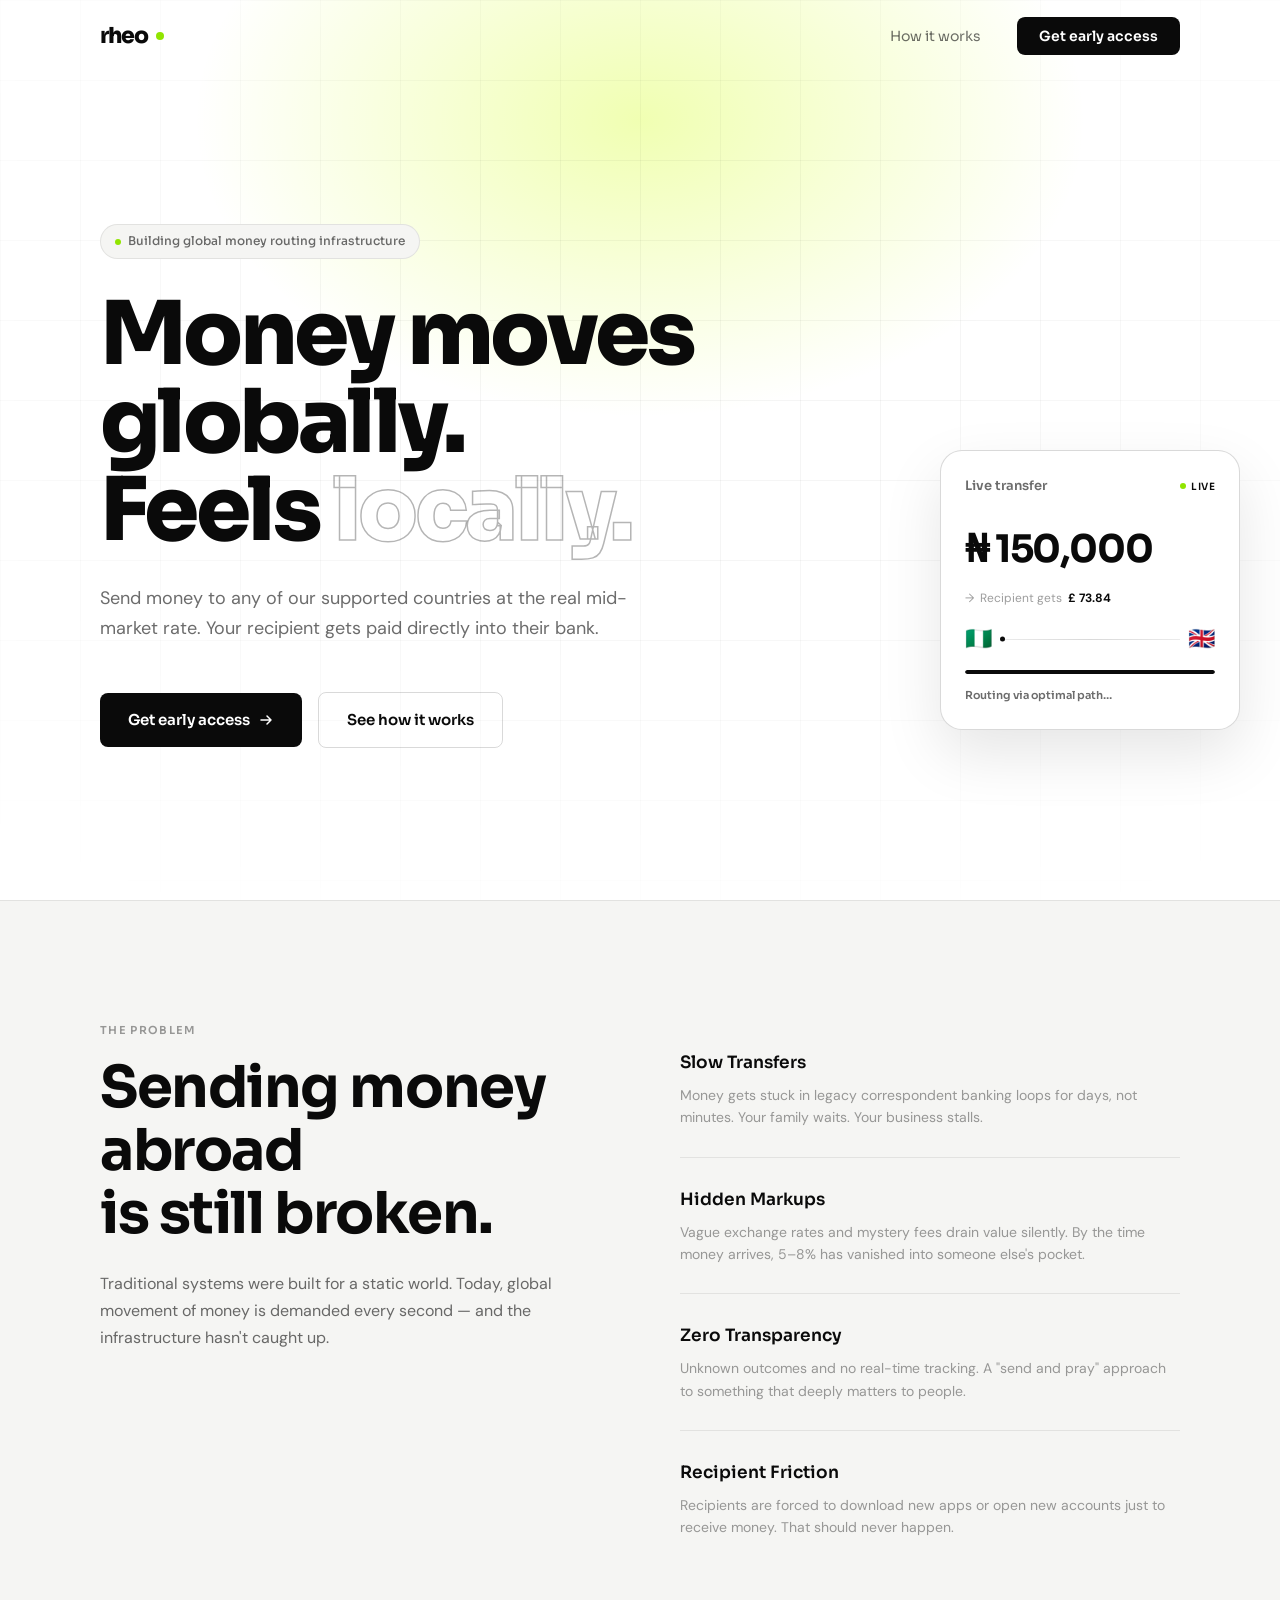
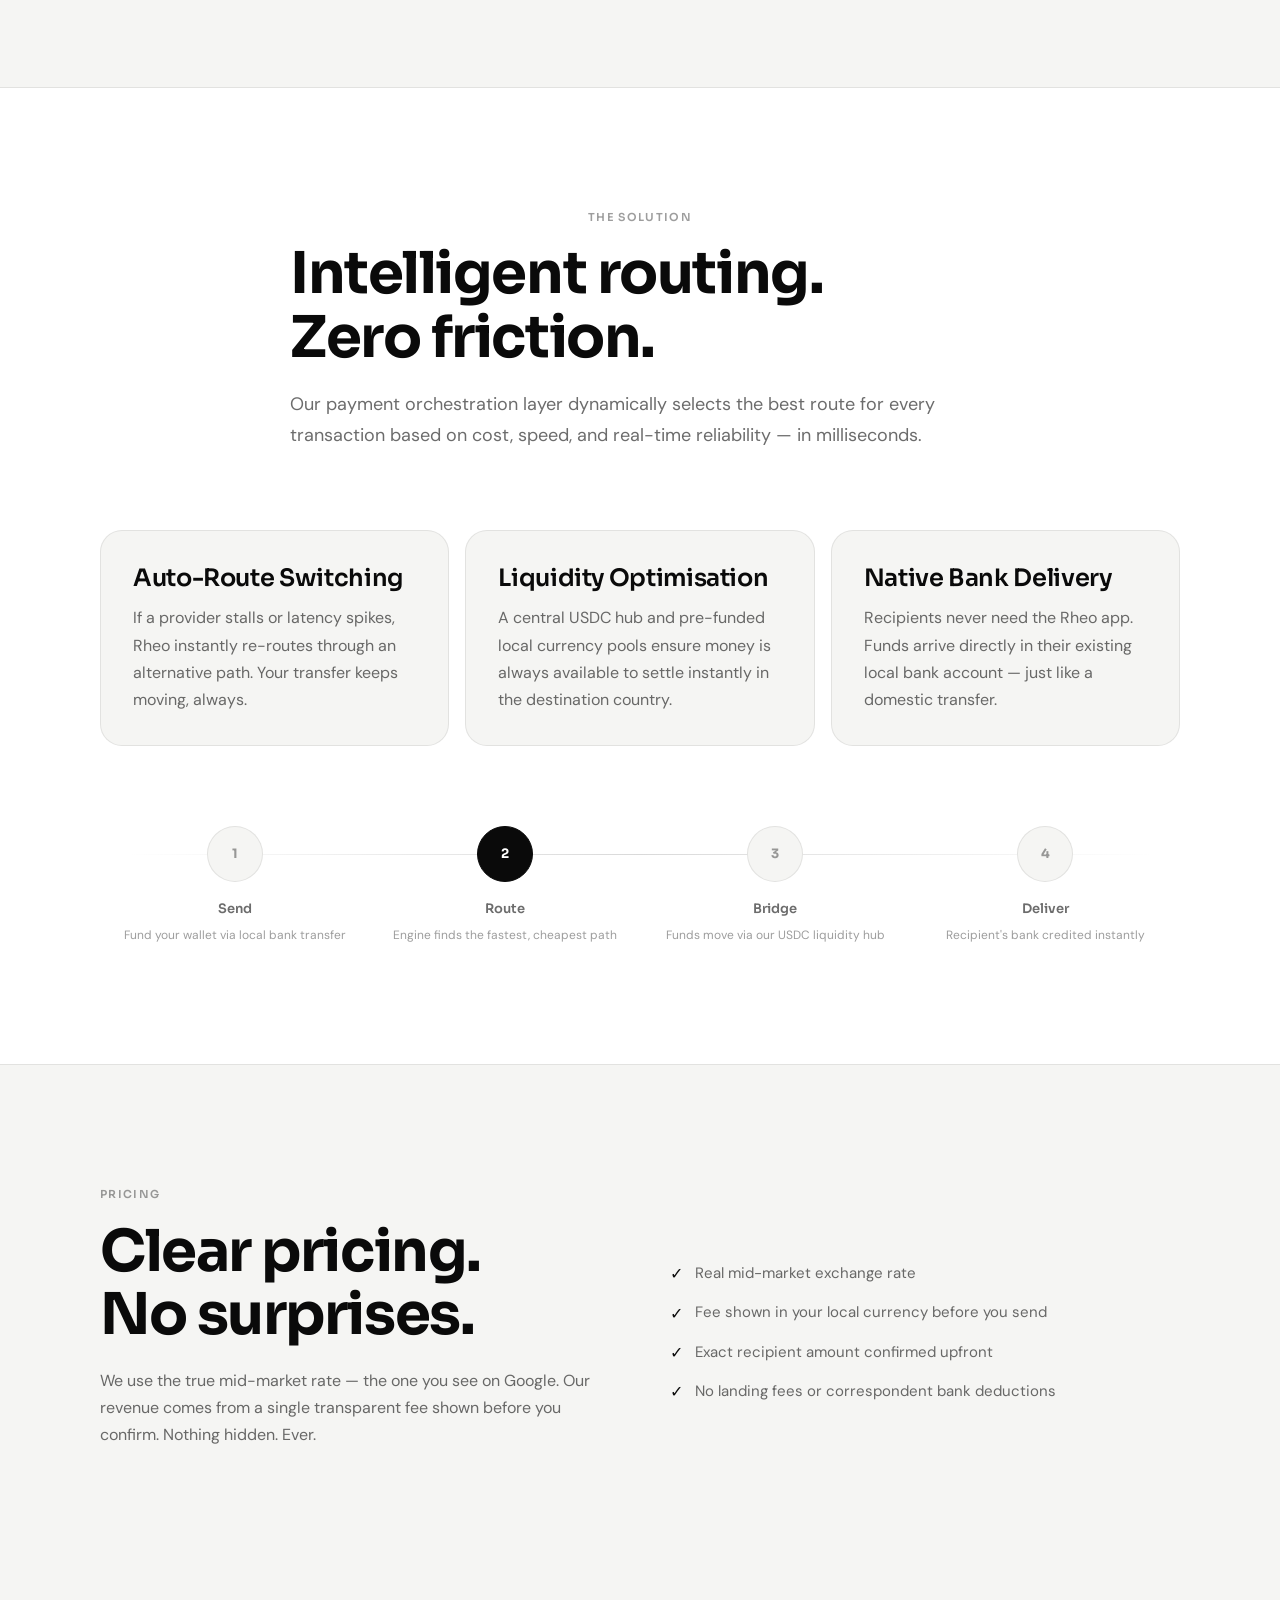
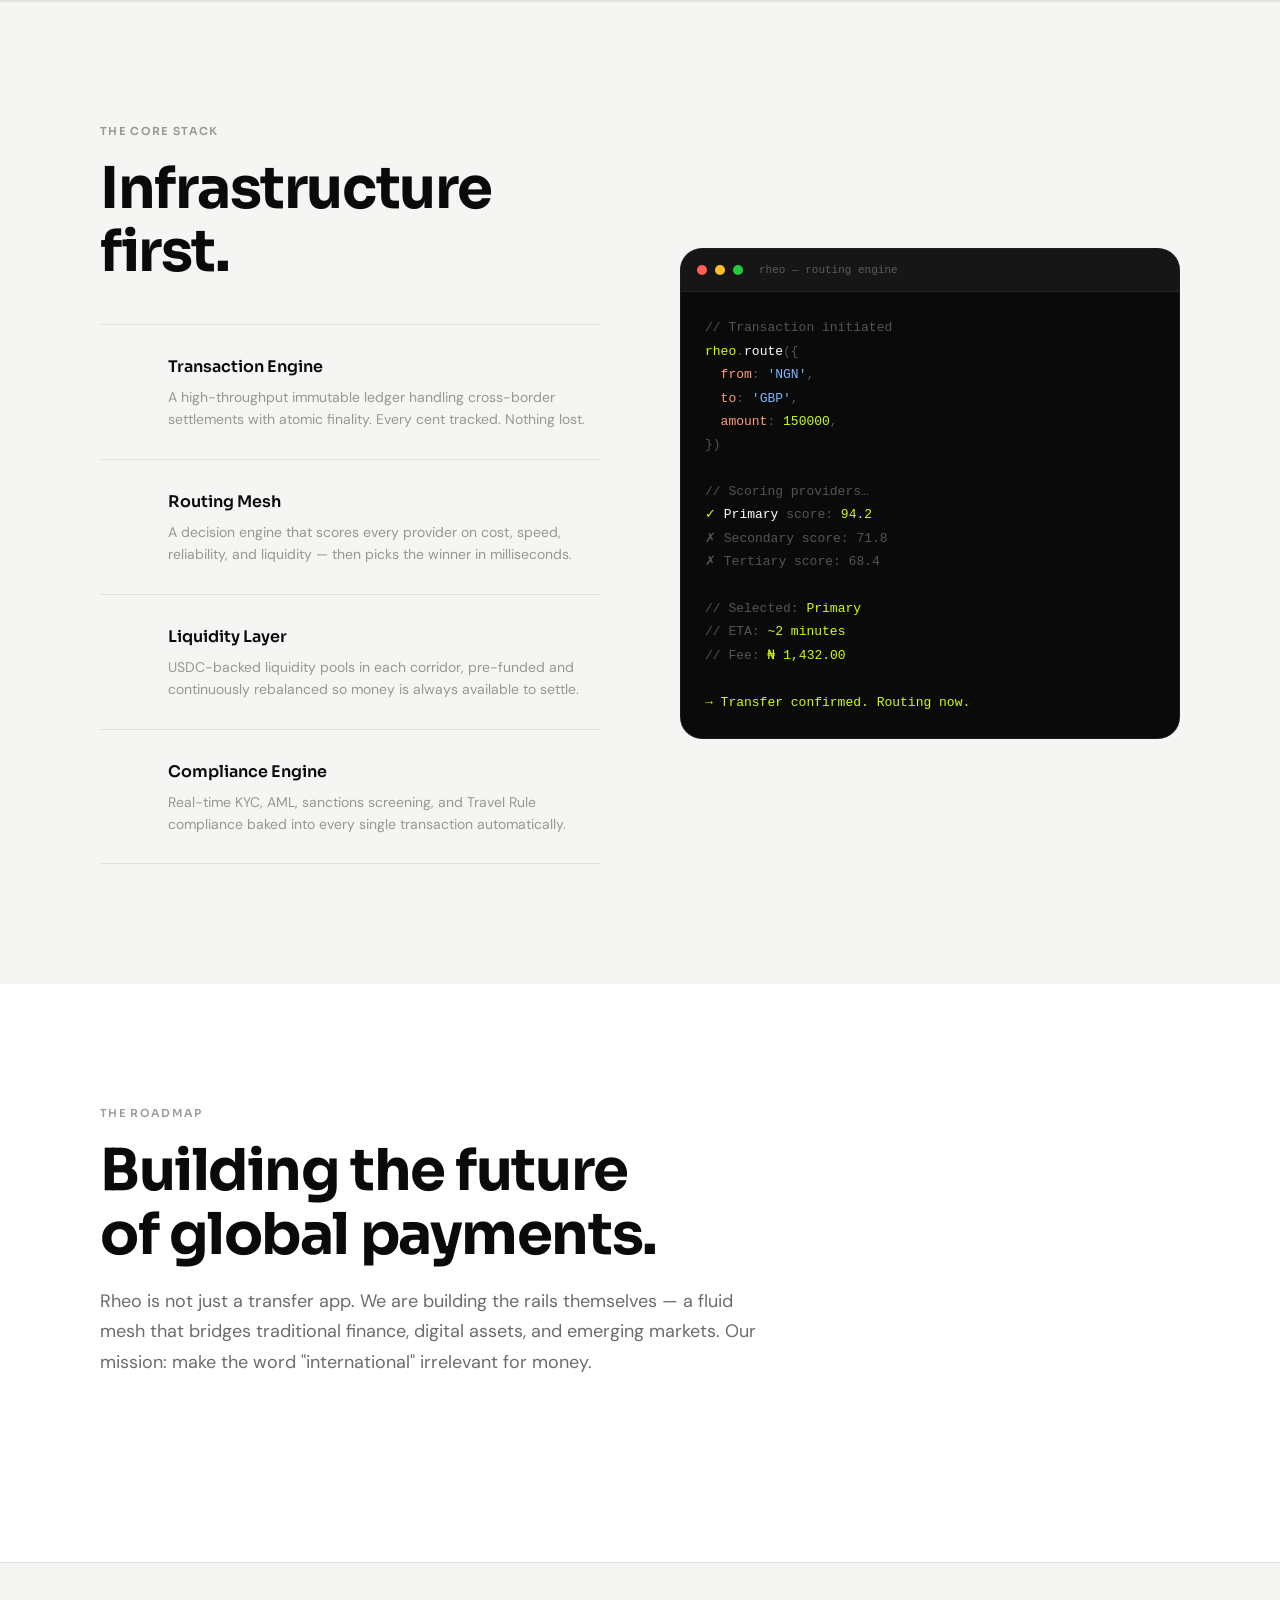
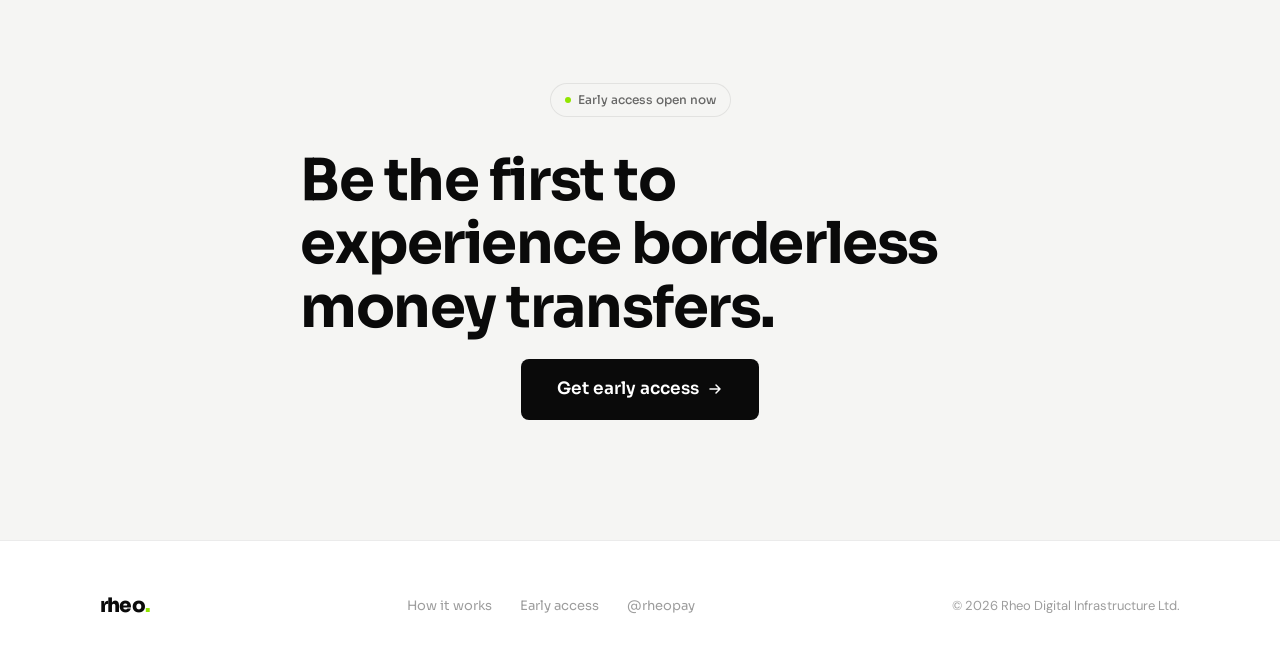
<file: index.html>
<!DOCTYPE html>
<html lang="en">
<head>
  <meta charset="UTF-8"/>
  <meta name="viewport" content="width=device-width, initial-scale=1.0"/>
  <meta name="author" content="Omidiran Toheeb"/>
  <meta name="description" content="Rheo — Global money routing infrastructure. Send money internationally as seamlessly as a local bank transfer."/>
  <title>Rheo — Global Money Routing Infrastructure</title>
  <link rel="preconnect" href="https://fonts.googleapis.com"/>
  <link rel="preconnect" href="https://fonts.gstatic.com" crossorigin/>
  <link href="https://fonts.googleapis.com/css2?family=Sora:wght@300;400;500;600;700;800&family=DM+Sans:ital,wght@0,300;0,400;0,500;1,300&display=swap" rel="stylesheet"/>
  <link rel="stylesheet" href="style.css"/>
</head>
<body>

  <!-- ── NAV ── -->
  <nav class="nav" id="nav">
    <div class="nav__inner">
      <a href="index.html" class="nav__logo">
        rheo <span class="nav__logo-dot"></span>
      </a>
      <ul class="nav__links">
        <li><a href="work.html">How it works</a></li>
        <li><a href="access.html" class="nav__cta">Get early access</a></li>
      </ul>
    </div>
  </nav>

  <!-- ── HERO ── -->
  <section class="hero">
    <div class="hero__bg"></div>
    <div class="hero__inner">
      <div class="hero__eyebrow reveal">
        <div class="pill">
          <span class="pill-dot"></span>
          Building global money routing infrastructure
        </div>
      </div>
      <h1 class="hero__title reveal reveal-delay-1">
        Money moves globally.<br>
        Feels <span class="highlight">locally.</span>
      </h1>
      <p class="hero__sub reveal reveal-delay-2">
        Send money to any of our supported countries at the real mid-market rate. Your recipient gets paid directly into their bank.
      </p>
      <div class="hero__actions reveal reveal-delay-3">
        <a href="access.html" class="btn btn--black">
          Get early access
          <svg width="16" height="16" viewBox="0 0 16 16" fill="none"><path d="M3 8h10M9 4l4 4-4 4" stroke="currentColor" stroke-width="1.5" stroke-linecap="round" stroke-linejoin="round"/></svg>
        </a>
        <a href="work.html" class="btn btn--outline">See how it works</a>
      </div>
    </div>

    <!-- floating card -->
    <div class="hero__card-float reveal reveal-delay-4">
      <div class="transfer-card">
        <div class="transfer-card__header">
          <span class="transfer-card__title">Live transfer</span>
          <span class="live-badge">
            <span class="pill-dot"></span> LIVE
          </span>
        </div>
        <div class="transfer-card__amount">₦ 150,000</div>
        <div class="transfer-card__meta">
          <span>→</span> Recipient gets <strong>£ 73.84</strong>
        </div>
        <div class="transfer-card__route">
          <span class="route-flag">🇳🇬</span>
          <div class="route-arrow"><div class="route-dot-anim"></div></div>
          <span class="route-flag">🇬🇧</span>
        </div>
        <div class="transfer-card__bar">
          <div class="transfer-card__bar-fill"></div>
        </div>
        <div class="transfer-card__status">Routing via optimal path…</div>
      </div>
    </div>
  </section>

  <!-- ── PROBLEM ── -->
  <section class="section problem-section">
    <div class="container">
      <div class="problem-grid">

        <div>
          <p class="label reveal">The problem</p>
          <h2 class="display-lg problem-eyebrow reveal reveal-delay-1">
            Sending money abroad<br>is still broken.
          </h2>
          <p class="body-md reveal reveal-delay-2">
            Traditional systems were built for a static world. Today, global movement of money is demanded every second — and the infrastructure hasn't caught up.
          </p>
        </div>

        <div class="problem-list">
          <div class="problem-item reveal reveal-delay-1">
            <div>
              <div class="problem-item__title">Slow Transfers</div>
              <div class="problem-item__body">Money gets stuck in legacy correspondent banking loops for days, not minutes. Your family waits. Your business stalls.</div>
            </div>
          </div>
          <div class="problem-item reveal reveal-delay-2">
            <div>
              <div class="problem-item__title">Hidden Markups</div>
              <div class="problem-item__body">Vague exchange rates and mystery fees drain value silently. By the time money arrives, 5–8% has vanished into someone else's pocket.</div>
            </div>
          </div>
          <div class="problem-item reveal reveal-delay-3">
            <div>
              <div class="problem-item__title">Zero Transparency</div>
              <div class="problem-item__body">Unknown outcomes and no real-time tracking. A "send and pray" approach to something that deeply matters to people.</div>
            </div>
          </div>
          <div class="problem-item reveal reveal-delay-4">
            <div>
              <div class="problem-item__title">Recipient Friction</div>
              <div class="problem-item__body">Recipients are forced to download new apps or open new accounts just to receive money. That should never happen.</div>
            </div>
          </div>
        </div>

      </div>
    </div>
  </section>

  <!-- ── SOLUTION ── -->
  <section class="section">
    <div class="container">
      <div class="solution-header reveal">
        <p class="label solution-label">The solution</p>
        <h2 class="display-lg solution-title">
          Intelligent routing.<br>Zero friction.
        </h2>
        <p class="body-lg">
          Our payment orchestration layer dynamically selects the best route for every transaction based on cost, speed, and real-time reliability — in milliseconds.
        </p>
      </div>

      <div class="solution-grid">
        <div class="card card--accent-border reveal reveal-delay-1">
          <h3 class="display-sm">Auto-Route Switching</h3>
          <p class="body-md">If a provider stalls or latency spikes, Rheo instantly re-routes through an alternative path. Your transfer keeps moving, always.</p>
        </div>
        <div class="card card--accent-border reveal reveal-delay-2">
          <h3 class="display-sm">Liquidity Optimisation</h3>
          <p class="body-md">A central USDC hub and pre-funded local currency pools ensure money is always available to settle instantly in the destination country.</p>
        </div>
        <div class="card card--accent-border reveal reveal-delay-3">
          <h3 class="display-sm">Native Bank Delivery</h3>
          <p class="body-md">Recipients never need the Rheo app. Funds arrive directly in their existing local bank account — just like a domestic transfer.</p>
        </div>
      </div>

      <div class="step-flow reveal">
        <div class="step">
          <div class="step__num active">1</div>
          <div class="step__label">Send</div>
          <div class="step__desc">Fund your wallet via local bank transfer</div>
        </div>
        <div class="step">
          <div class="step__num">2</div>
          <div class="step__label">Route</div>
          <div class="step__desc">Engine finds the fastest, cheapest path</div>
        </div>
        <div class="step">
          <div class="step__num">3</div>
          <div class="step__label">Bridge</div>
          <div class="step__desc">Funds move via our USDC liquidity hub</div>
        </div>
        <div class="step">
          <div class="step__num">4</div>
          <div class="step__label">Deliver</div>
          <div class="step__desc">Recipient's bank credited instantly</div>
        </div>
      </div>
    </div>
  </section>

  <!-- ── PRICING ── -->
  <section class="section pricing-section">
    <div class="container">
      <div class="pricing-grid">

        <div>
          <p class="label pricing-label reveal">Pricing</p>
          <h2 class="display-lg pricing-title reveal reveal-delay-1">
            Clear pricing.<br>No surprises.
          </h2>
          <p class="body-md pricing-body reveal reveal-delay-2">
            We use the true mid-market rate — the one you see on Google. Our revenue comes from a single transparent fee shown before you confirm. Nothing hidden. Ever.
          </p>
          </div>

          <div>
          <div class="pricing-checks reveal reveal-delay-3">
            <div class="pricing-check-item">
              <span class="pricing-check-mark">✓</span>
              <span class="pricing-check-text">Real mid-market exchange rate</span>
            </div>
            <div class="pricing-check-item">
              <span class="pricing-check-mark">✓</span>
              <span class="pricing-check-text">Fee shown in your local currency before you send</span>
            </div>
            <div class="pricing-check-item">
              <span class="pricing-check-mark">✓</span>
              <span class="pricing-check-text">Exact recipient amount confirmed upfront</span>
            </div>
            <div class="pricing-check-item">
              <span class="pricing-check-mark">✓</span>
              <span class="pricing-check-text">No landing fees or correspondent bank deductions</span>
            </div>
          </div>
        </div>
      </div>
    </div>
  </section>

  <!-- ── STACK ── -->
  <section class="section stack-section">
    <div class="container">
      <div class="stack-grid">

        <div>
          <p class="label stack-label reveal">The core stack</p>
          <h2 class="display-lg stack-title reveal reveal-delay-1">
            Infrastructure first.
          </h2>
          <div class="stack-list">
            <div class="stack-item reveal reveal-delay-1">
              <div></div>
              <div>
                <div class="stack-item__title">Transaction Engine</div>
                <div class="stack-item__body">A high-throughput immutable ledger handling cross-border settlements with atomic finality. Every cent tracked. Nothing lost.</div>
              </div>
            </div>
            <div class="stack-item reveal reveal-delay-2">
              <div></div>
              <div>
                <div class="stack-item__title">Routing Mesh</div>
                <div class="stack-item__body">A decision engine that scores every provider on cost, speed, reliability, and liquidity — then picks the winner in milliseconds.</div>
              </div>
            </div>
            <div class="stack-item reveal reveal-delay-3">
              <div></div>
              <div>
                <div class="stack-item__title">Liquidity Layer</div>
                <div class="stack-item__body">USDC-backed liquidity pools in each corridor, pre-funded and continuously rebalanced so money is always available to settle.</div>
              </div>
            </div>
            <div class="stack-item reveal reveal-delay-4">
              <div></div>
              <div>
                <div class="stack-item__title">Compliance Engine</div>
                <div class="stack-item__body">Real-time KYC, AML, sanctions screening, and Travel Rule compliance baked into every single transaction automatically.</div>
              </div>
            </div>
          </div>
        </div>

        <div class="terminal reveal reveal-delay-2">
          <div class="terminal__bar">
            <div class="terminal__dot terminal__dot--red"></div>
            <div class="terminal__dot terminal__dot--yellow"></div>
            <div class="terminal__dot terminal__dot--green"></div>
            <span class="terminal__label">rheo — routing engine</span>
          </div>
          <div class="terminal__body">
            <div><span class="t-dim">// Transaction initiated</span></div>
            <div><span class="t-lime">rheo</span><span class="t-dim">.</span><span class="t-white">route</span><span class="t-dim">({</span></div>
            <div>&nbsp;&nbsp;<span class="t-str">from</span><span class="t-dim">: </span><span class="t-blue">'NGN'</span><span class="t-dim">,</span></div>
            <div>&nbsp;&nbsp;<span class="t-str">to</span><span class="t-dim">: </span><span class="t-blue">'GBP'</span><span class="t-dim">,</span></div>
            <div>&nbsp;&nbsp;<span class="t-str">amount</span><span class="t-dim">: </span><span class="t-lime">150000</span><span class="t-dim">,</span></div>
            <div><span class="t-dim">})</span></div>
            <br>
            <div><span class="t-dim">// Scoring providers…</span></div>
            <div><span class="t-lime">✓</span> <span class="t-white">Primary</span><span class="t-dim"> score: </span><span class="t-lime">94.2</span></div>
            <div><span class="t-dim">✗ Secondary score: 71.8</span></div>
            <div><span class="t-dim">✗ Tertiary  score: 68.4</span></div>
            <br>
            <div><span class="t-dim">// Selected: </span><span class="t-lime">Primary</span></div>
            <div><span class="t-dim">// ETA: </span><span class="t-lime">~2 minutes</span></div>
            <div><span class="t-dim">// Fee: </span><span class="t-lime">₦ 1,432.00</span></div>
            <br>
            <div><span class="t-lime">→ Transfer confirmed. Routing now.</span></div>
          </div>
        </div>

      </div>
    </div>
  </section>

  <!-- ── ROADMAP ── -->
  <section class="section">
    <div class="container">
      <p class="label future-eyebrow reveal">The roadmap</p>
      <h2 class="display-lg future-title reveal reveal-delay-1">
        Building the future<br>of global payments.
      </h2>
      <p class="body-lg future-body reveal reveal-delay-2">
        Rheo is not just a transfer app. We are building the rails themselves — a fluid mesh that bridges traditional finance, digital assets, and emerging markets. Our mission: make the word "international" irrelevant for money.
      </p>
    </div>
  </section>

  <!-- ── CTA ── -->
  <section class="section cta-section">
    <div class="container">
      <div class="pill cta-pill reveal">
        <span class="pill-dot"></span>
        Early access open now
      </div>
      <h2 class="display-lg cta-title reveal reveal-delay-1">
        Be the first to experience borderless money transfers.
      </h2>
      <div class="cta-btn-wrap reveal reveal-delay-3">
        <a href="access.html" class="btn btn--black cta-btn">
          Get early access
          <svg width="16" height="16" viewBox="0 0 16 16" fill="none"><path d="M3 8h10M9 4l4 4-4 4" stroke="currentColor" stroke-width="1.5" stroke-linecap="round" stroke-linejoin="round"/></svg>
        </a>
      </div>
    </div>
  </section>

  <!-- ── FOOTER ── -->
  <footer>
    <div class="footer__inner">
      <span class="footer__logo">rheo<span class="footer__logo-dot">.</span></span>
      <div class="footer__links">
        <a href="work.html" class="footer__link">How it works</a>
        <a href="access.html" class="footer__link">Early access</a>
        <a href="https://x.com/rheopay" target="_blank" rel="noopener" class="footer__link">@rheopay</a>
      </div>
      <span class="footer__copy">&copy; 2026 Rheo Digital Infrastructure Ltd.</span>
    </div>
  </footer>

  <script src="script.js"></script>
</body>
</html>
</file>
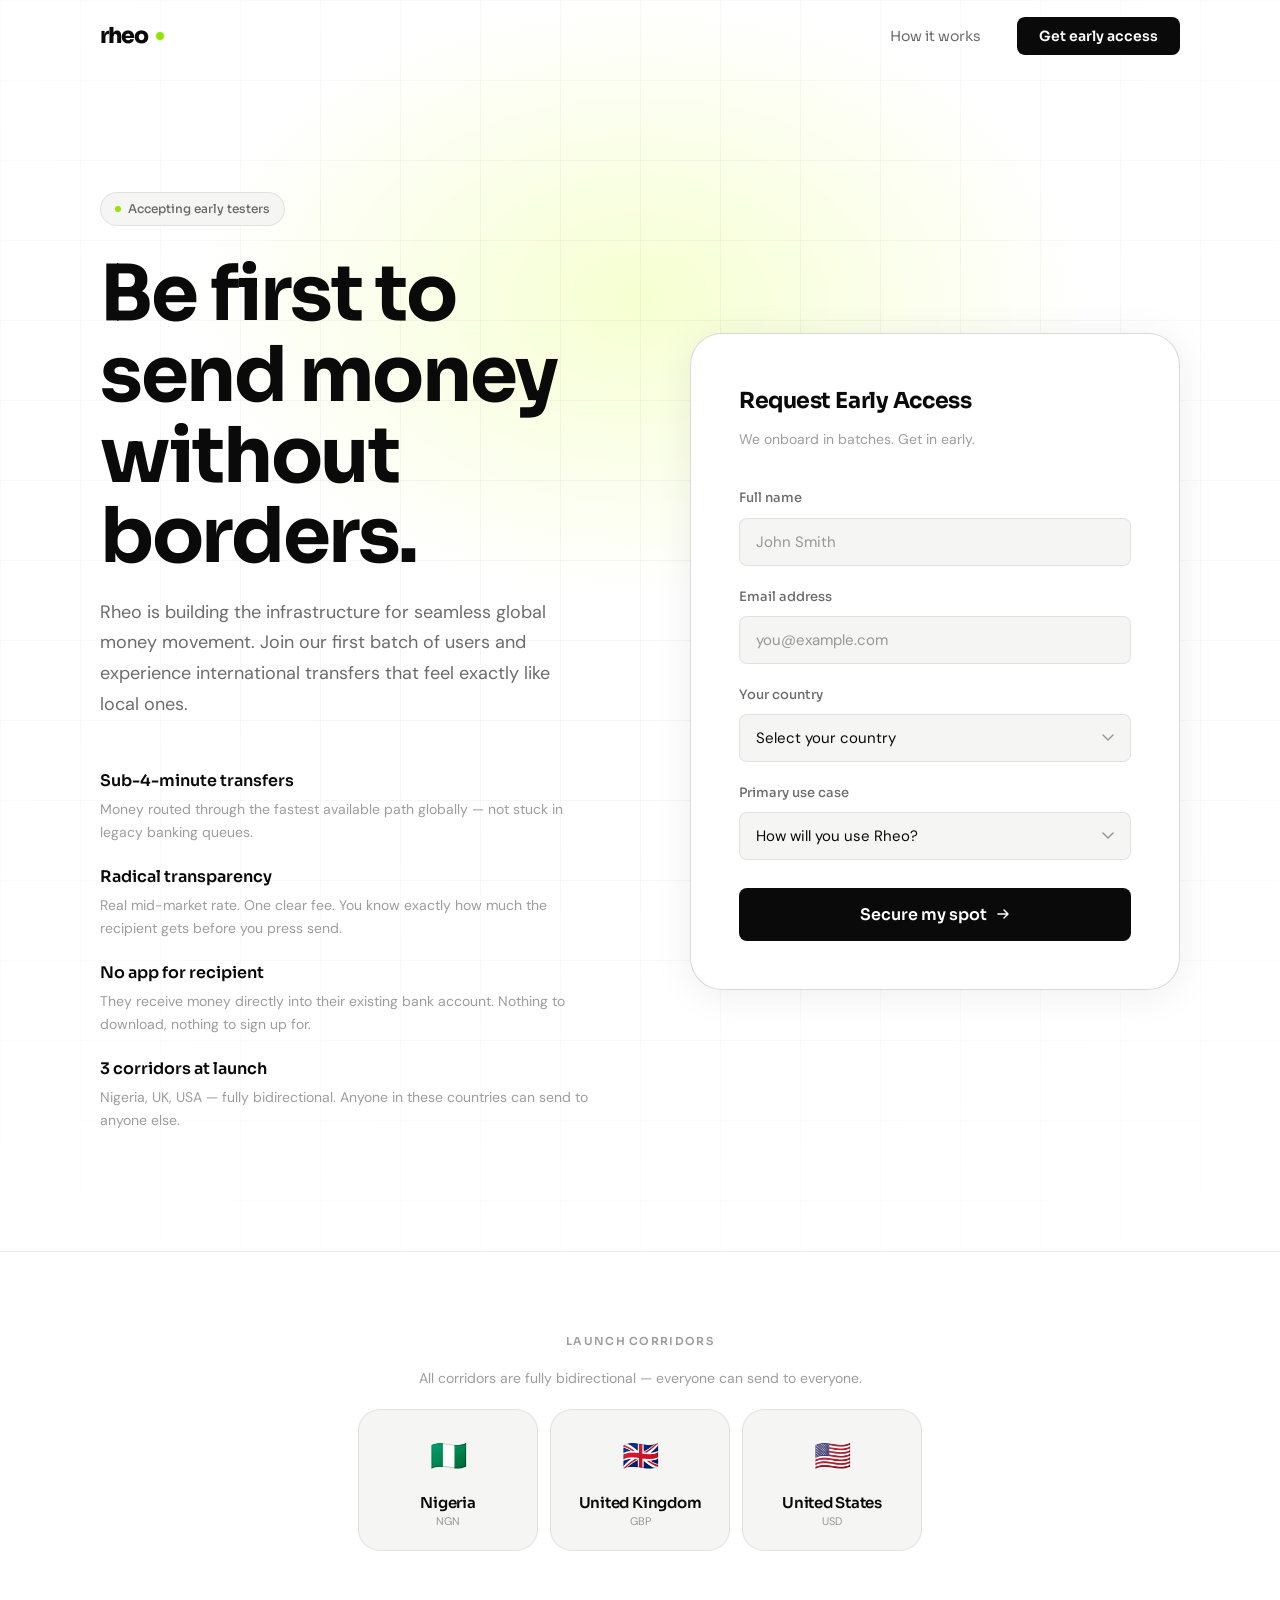
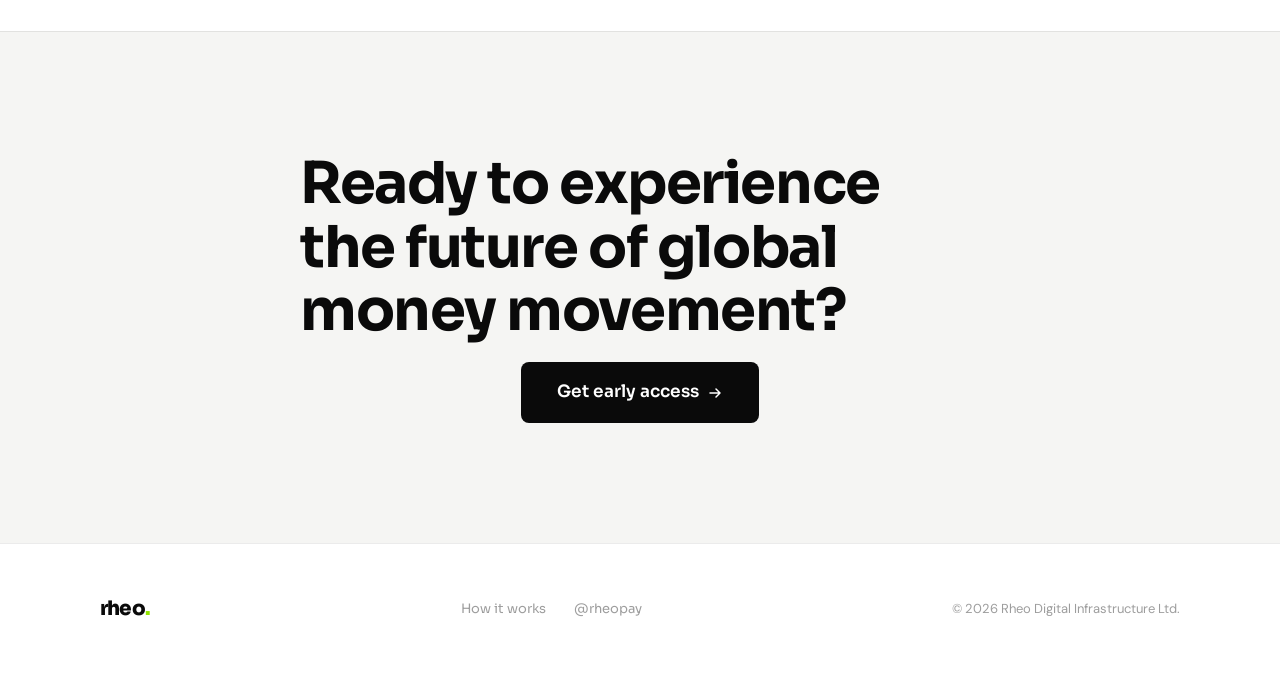
<file: access.html>
<!DOCTYPE html>
<html lang="en">
<head>
  <meta charset="UTF-8"/>
  <meta name="viewport" content="width=device-width, initial-scale=1.0"/>
  <meta name="author" content="Omidiran Toheeb"/>
  <meta name="description" content="Get early access to Rheo — global money routing infrastructure for fast, transparent cross-border transfers."/>
  <title>Get Early Access — Rheo</title>
  <link rel="preconnect" href="https://fonts.googleapis.com"/>
  <link rel="preconnect" href="https://fonts.gstatic.com" crossorigin/>
  <link href="https://fonts.googleapis.com/css2?family=Sora:wght@300;400;500;600;700;800&family=DM+Sans:ital,wght@0,300;0,400;0,500;1,300&display=swap" rel="stylesheet"/>
  <link rel="stylesheet" href="style.css"/>
</head>
<body>

  <!-- ── NAV ── -->
  <nav class="nav" id="nav">
    <div class="nav__inner">
      <a href="index.html" class="nav__logo">
        rheo <span class="nav__logo-dot"></span>
      </a>
      <ul class="nav__links">
        <li><a href="work.html">How it works</a></li>
        <li><a href="access.html" class="nav__cta active">Get early access</a></li>
      </ul>
    </div>
  </nav>

  <!-- ── HERO ── -->
  <section class="hero--access">
    <div class="hero__bg"></div>
    <div class="container">
      <div class="access-grid">

        <!-- LEFT -->
        <div>
          <div class="pill access-eyebrow reveal">
            <span class="pill-dot"></span>
            Accepting early testers
          </div>
          <h1 class="display-xl access-headline reveal reveal-delay-1">
            Be first to<br>send money<br>without borders.
          </h1>
          <p class="body-lg access-sub reveal reveal-delay-2">
            Rheo is building the infrastructure for seamless global money movement. Join our first batch of users and experience international transfers that feel exactly like local ones.
          </p>

          <div class="perks reveal reveal-delay-3">
            <div class="perk">
              <div>
                <div class="perk__title">Sub-4-minute transfers</div>
                <div class="perk__body">Money routed through the fastest available path globally — not stuck in legacy banking queues.</div>
              </div>
            </div>
            <div class="perk">
              <div>
                <div class="perk__title">Radical transparency</div>
                <div class="perk__body">Real mid-market rate. One clear fee. You know exactly how much the recipient gets before you press send.</div>
              </div>
            </div>
            <div class="perk">
              <div>
                <div class="perk__title">No app for recipient</div>
                <div class="perk__body">They receive money directly into their existing bank account. Nothing to download, nothing to sign up for.</div>
              </div>
            </div>
            <div class="perk">
              <div>
                <div class="perk__title">3 corridors at launch</div>
                <div class="perk__body">Nigeria, UK, USA — fully bidirectional. Anyone in these countries can send to anyone else.</div>
              </div>
            </div>
          </div>
        </div>

        <!-- RIGHT — form -->
        <div class="reveal reveal-delay-2">
          <div class="form-card">
            <div class="form-card__title">Request Early Access</div>
            <div class="form-card__sub">We onboard in batches. Get in early.</div>

            <div id="formWrap">
              <form id="accessForm" novalidate>
                <div class="form-group">
                  <label for="name">Full name</label>
                  <input type="text" id="name" name="name" placeholder="John Smith" autocomplete="name" required/>
                </div>
                <div class="form-group">
                  <label for="email">Email address</label>
                  <input type="email" id="email" name="email" placeholder="you@example.com" autocomplete="email" required/>
                </div>
                <div class="form-group">
                  <label for="country">Your country</label>
                  <select id="country" name="country" required>
                    <option value="" disabled selected>Select your country</option>
                    <option value="NG">Nigeria</option>
                    <option value="GB">United Kingdom</option>
                    <option value="US">United States</option>
                    <option value="other">Other</option>
                  </select>
                </div>
                <div class="form-group">
                  <label for="use">Primary use case</label>
                  <select id="use" name="use" required>
                    <option value="" disabled selected>How will you use Rheo?</option>
                    <option value="family">Sending money to family</option>
                    <option value="freelance">Receiving freelance payments</option>
                    <option value="business">Business payments</option>
                    <option value="studying">Studying abroad</option>
                    <option value="other">Other</option>
                  </select>
                </div>
                <button type="submit" class="btn btn--black form__submit">
                  Secure my spot
                  <svg width="16" height="16" viewBox="0 0 16 16" fill="none"><path d="M3 8h10M9 4l4 4-4 4" stroke="currentColor" stroke-width="1.5" stroke-linecap="round" stroke-linejoin="round"/></svg>
                </button>
              </form>
            </div>

            <div class="form__success" id="formSuccess">
              <div class="form__success-icon">✓</div>
              <h3 class="display-sm form__success-title">You're on the list.</h3>
              <p class="body-md form__success-body">We'll notify you when your batch opens. Follow us on X for updates.</p>
              <a href="https://x.com/rheopay" target="_blank" rel="noopener" class="btn btn--outline btn--sm">@rheopay on X</a>
            </div>
          </div>
        </div>

      </div>
    </div>
  </section>

  <!-- ── CORRIDORS ── -->
  <section class="section--sm corridors-section">
    <div class="container">
      <p class="label corridors-label reveal">Launch corridors</p>
      <p class="body-sm corridors-note-top reveal">All corridors are fully bidirectional — everyone can send to everyone.</p>
      <div class="corridors-grid reveal reveal-delay-1">
        <div class="card corridor-card">
          <div class="corridor-card__flag">🇳🇬</div>
          <div class="display-sm corridor-card__name">Nigeria</div>
          <div class="body-sm corridor-card__code">NGN</div>
        </div>
        <div class="card corridor-card">
          <div class="corridor-card__flag">🇬🇧</div>
          <div class="display-sm corridor-card__name">United Kingdom</div>
          <div class="body-sm corridor-card__code">GBP</div>
        </div>
        <div class="card corridor-card">
          <div class="corridor-card__flag">🇺🇸</div>
          <div class="display-sm corridor-card__name">United States</div>
          <div class="body-sm corridor-card__code">USD</div>
        </div>
      </div>
    </div>
  </section>

  <!-- ── FINAL CTA ── -->
  <section class="section cta-section">
    <div class="container">
      <h3 class="display-lg cta-title reveal reveal-delay-1">
        Ready to experience the future of global money movement?
      </h3>
      <div class="cta-btn-wrap reveal reveal-delay-2">
        <a href="#formWrap" class="btn btn--black access-cta-btn">
          Get early access
          <svg width="16" height="16" viewBox="0 0 16 16" fill="none"><path d="M3 8h10M9 4l4 4-4 4" stroke="currentColor" stroke-width="1.5" stroke-linecap="round" stroke-linejoin="round"/></svg>
        </a>
      </div>
    </div>
  </section>

  <!-- ── FOOTER ── -->
  <footer>
    <div class="footer__inner">
      <a href="index.html" class="footer__logo">rheo<span class="footer__logo-dot">.</span></a>
      <div class="footer__links">
        <a href="work.html" class="footer__link">How it works</a>
        <a href="https://x.com/rheopay" target="_blank" rel="noopener" class="footer__link">@rheopay</a>
      </div>
      <span class="footer__copy">&copy; 2026 Rheo Digital Infrastructure Ltd.</span>
    </div>
  </footer>

  <script src="script.js"></script>
</body>
</html>
</file>
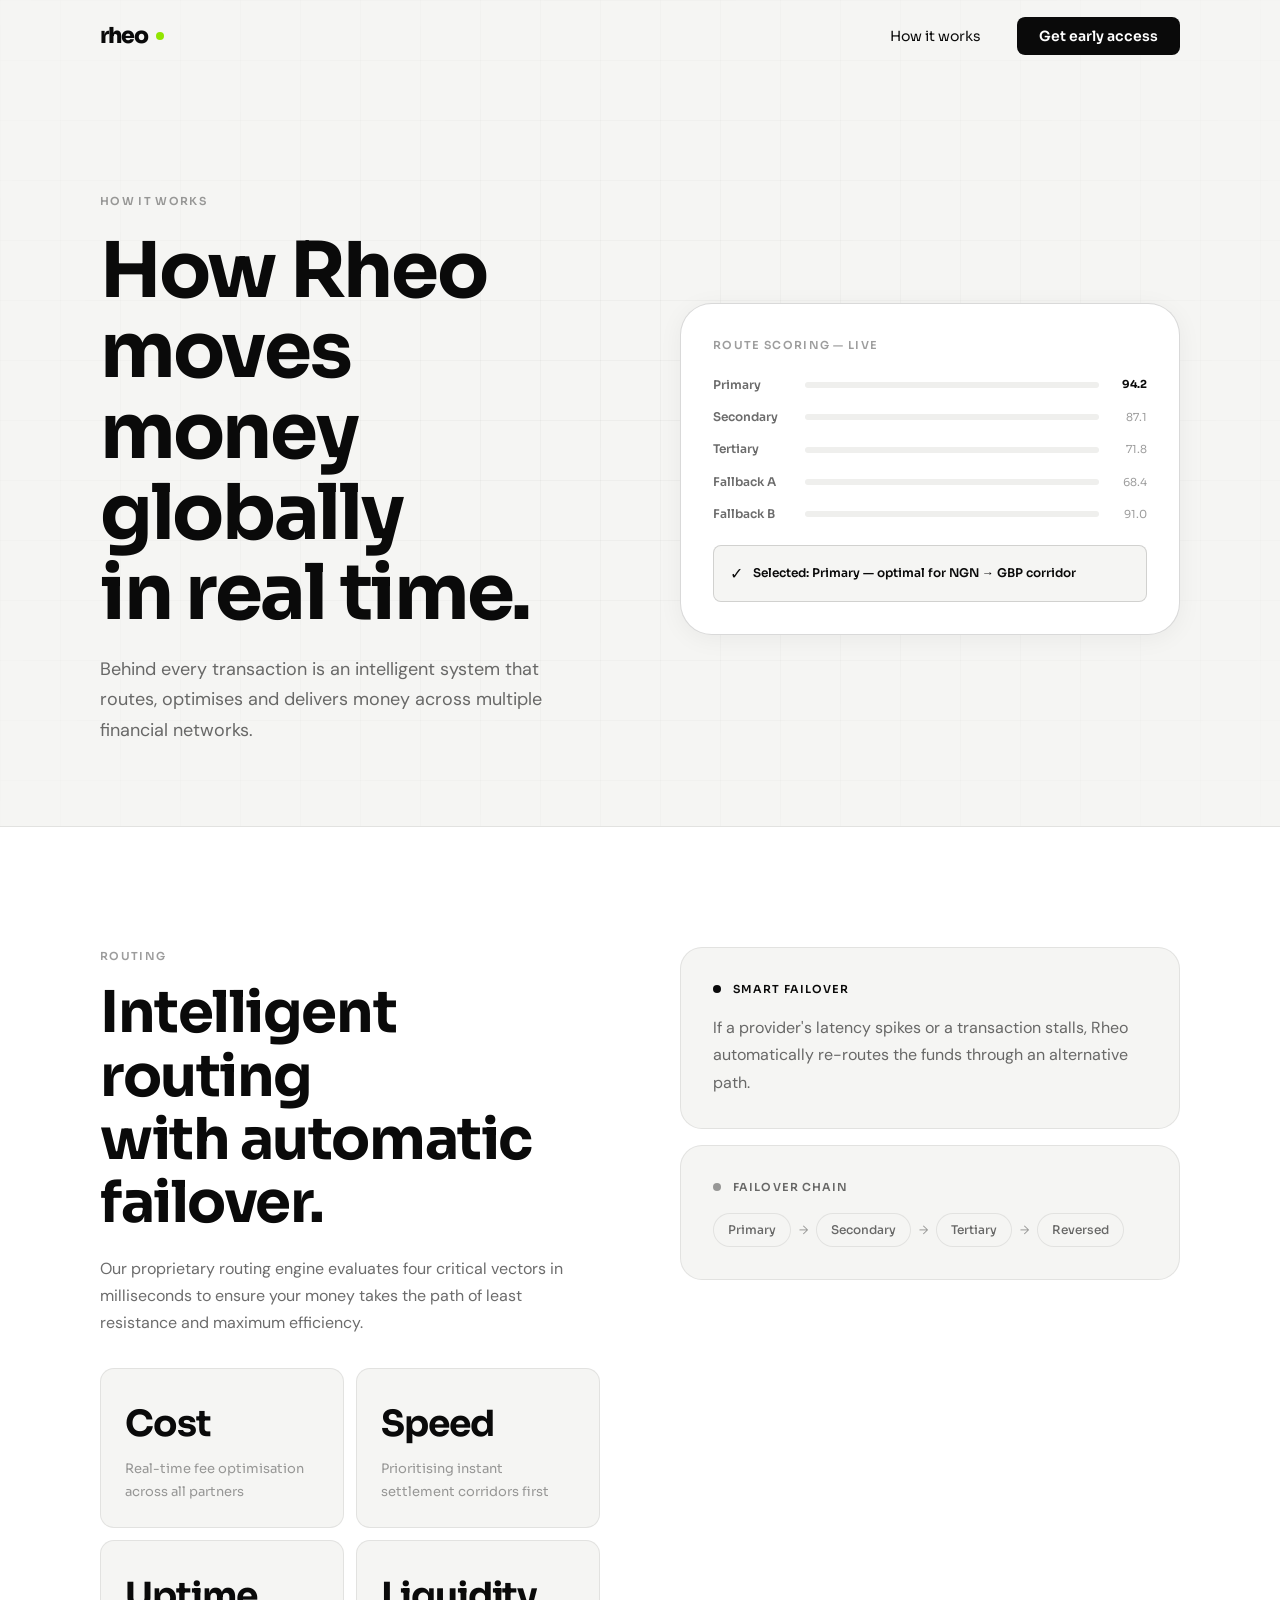
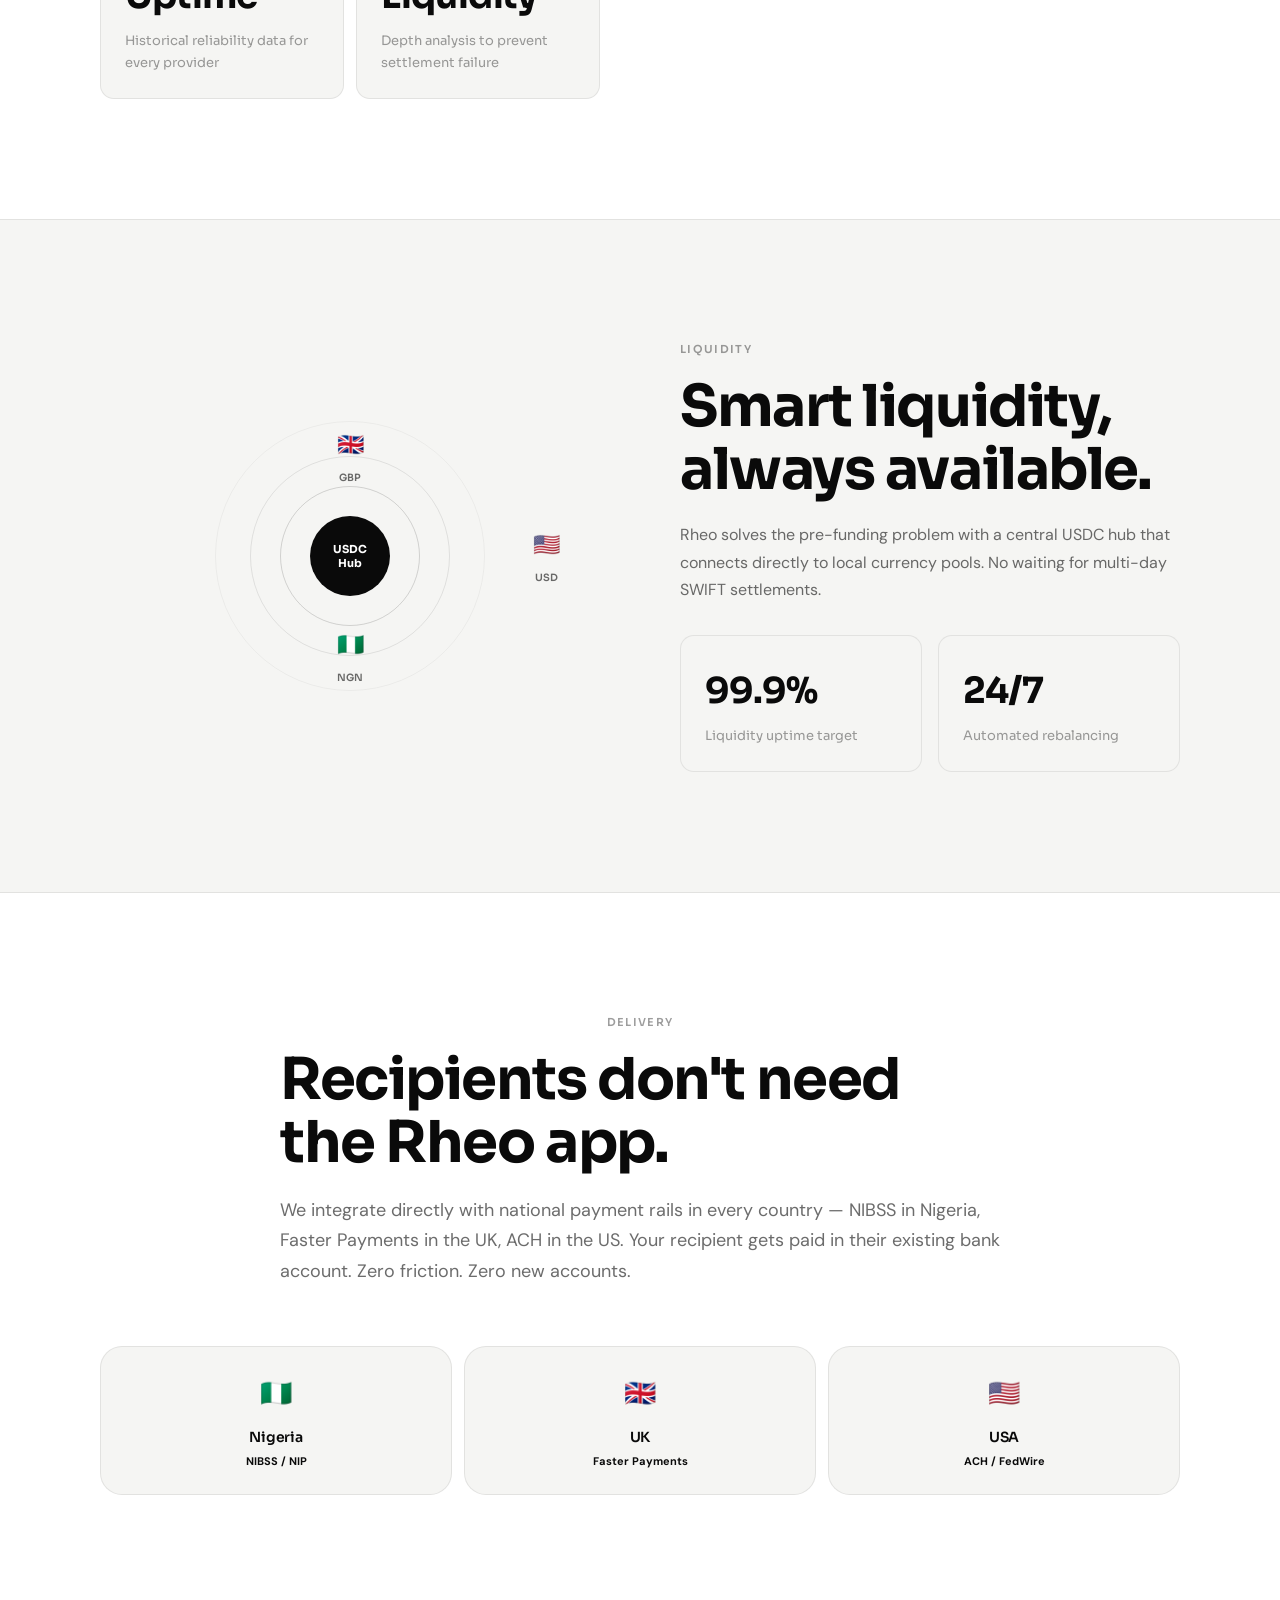
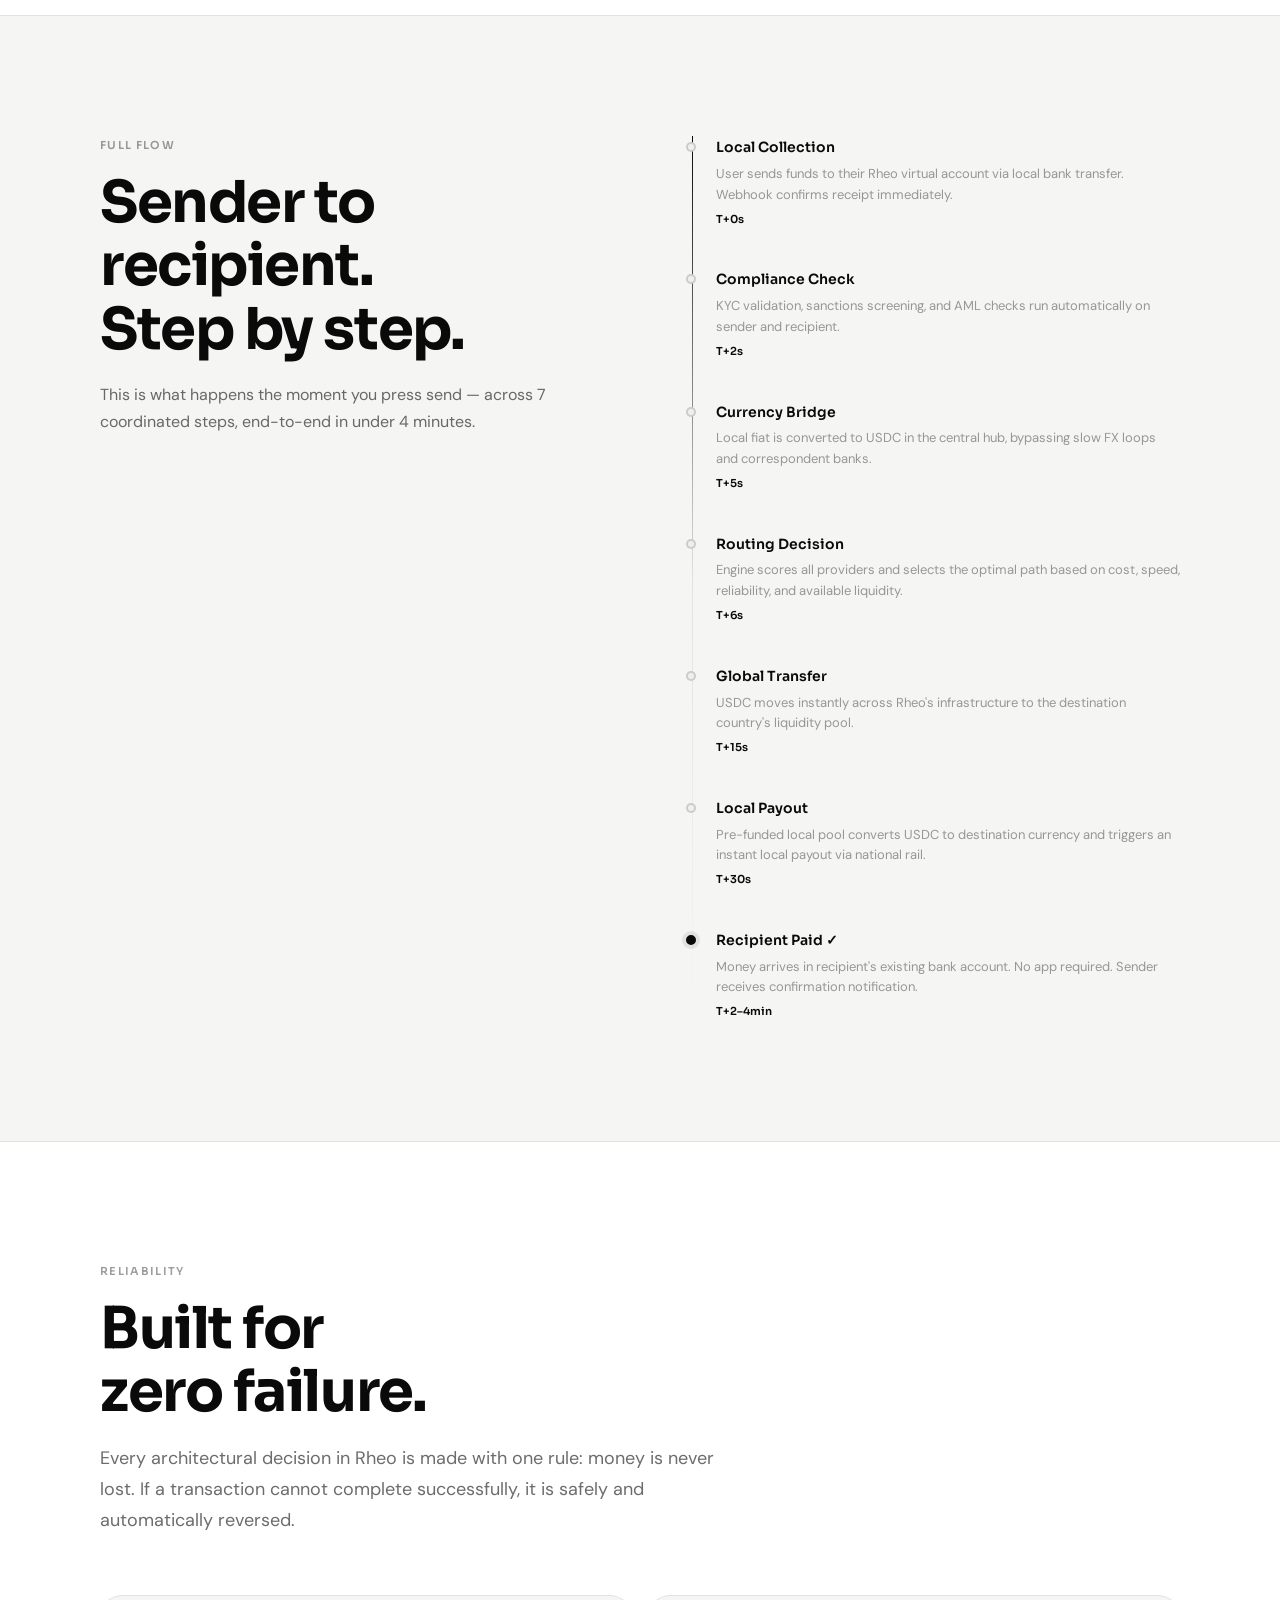
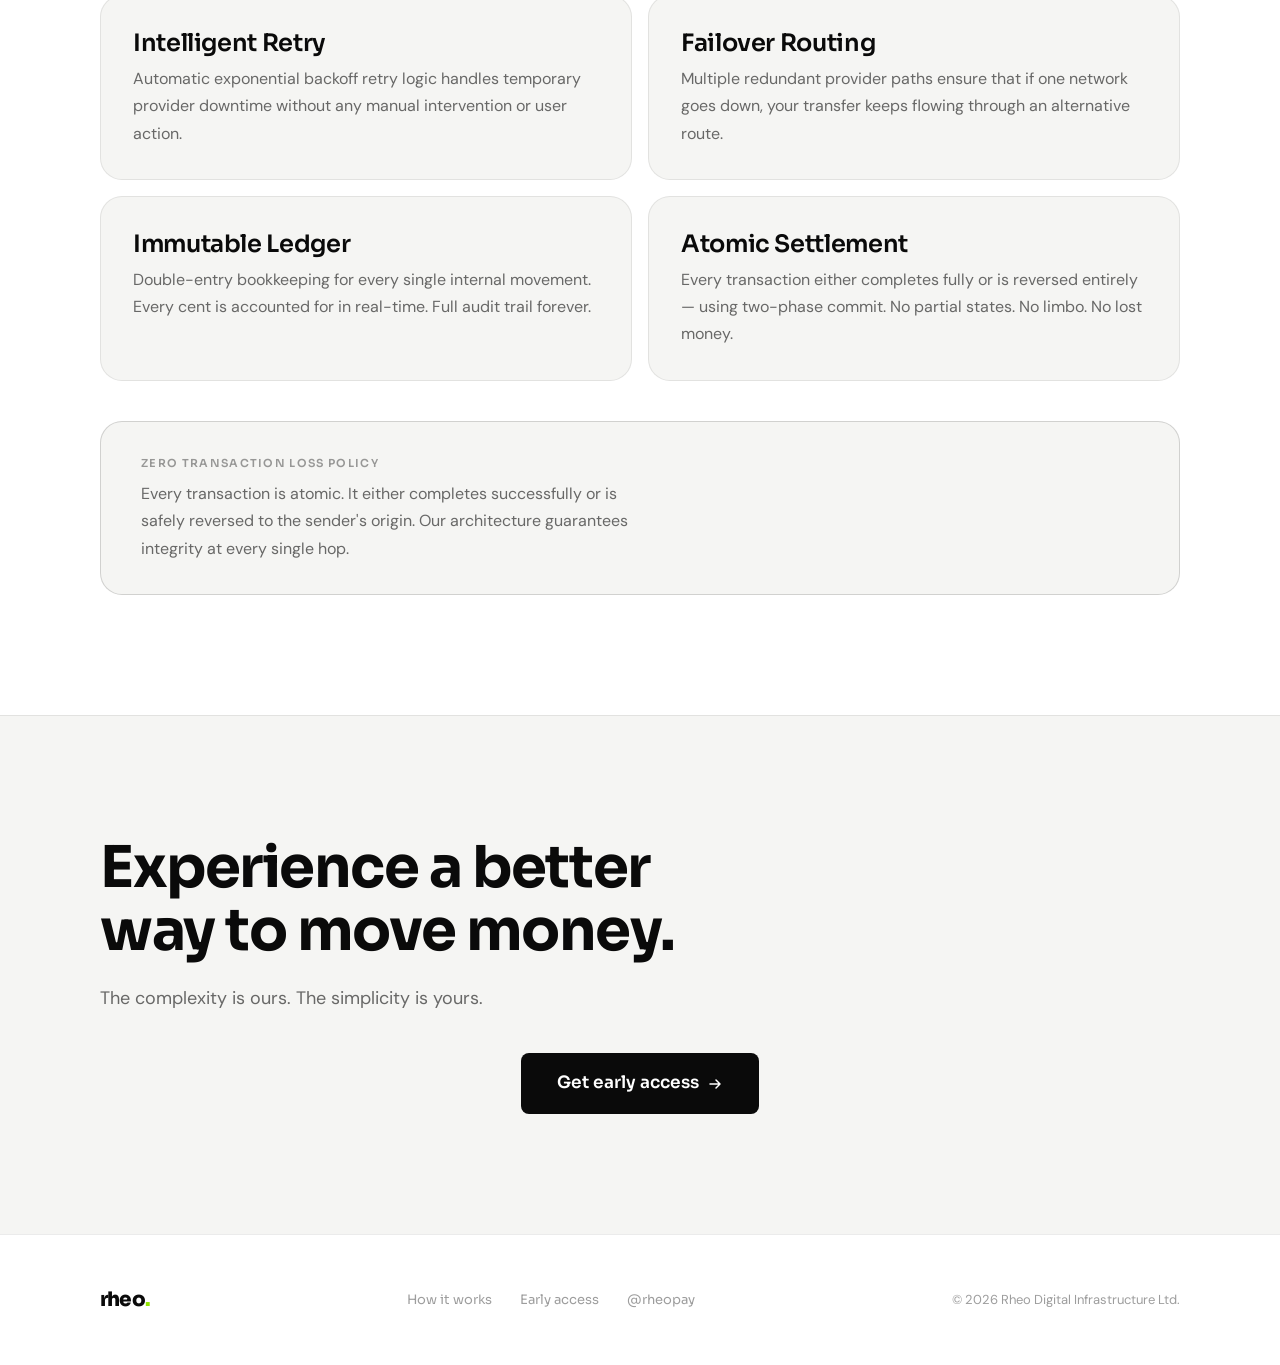
<file: work.html>
<!DOCTYPE html>
<html lang="en">
<head>
  <meta charset="UTF-8"/>
  <meta name="viewport" content="width=device-width, initial-scale=1.0"/>
  <meta name="author" content="Omidiran Toheeb"/>
  <meta name="description" content="How Rheo works — intelligent routing, liquidity optimisation, and native bank delivery for global money movement."/>
  <title>How It Works — Rheo</title>
  <link rel="preconnect" href="https://fonts.googleapis.com"/>
  <link rel="preconnect" href="https://fonts.gstatic.com" crossorigin/>
  <link href="https://fonts.googleapis.com/css2?family=Sora:wght@300;400;500;600;700;800&family=DM+Sans:ital,wght@0,300;0,400;0,500;1,300&display=swap" rel="stylesheet"/>
  <link rel="stylesheet" href="style.css"/>
</head>
<body>

  <!-- ── NAV ── -->
  <nav class="nav" id="nav">
    <div class="nav__inner">
      <a href="index.html" class="nav__logo">
        rheo <span class="nav__logo-dot"></span>
      </a>
      <ul class="nav__links">
        <li><a href="work.html" class="active">How it works</a></li>
        <li><a href="access.html" class="nav__cta">Get early access</a></li>
      </ul>
    </div>
  </nav>

  <!-- ── HIW HERO ── -->
  <section class="hiw-hero">
    <div class="container">
      <div class="hiw-grid">
        <div>
          <p class="label hiw-eyebrow reveal">How it works</p>
          <h1 class="display-xl hiw-title reveal reveal-delay-1">
            How Rheo moves<br>money globally<br>in real time.
          </h1>
          <p class="body-lg hiw-sub reveal reveal-delay-2">
            Behind every transaction is an intelligent system that routes, optimises and delivers money across multiple financial networks.
          </p>
        </div>

        <div class="routing-visual reveal reveal-delay-2">
          <p class="label routing-visual__label">Route scoring — live</p>
          <div class="provider-row" id="providerBars">
            <div class="provider-bar">
              <div class="provider-bar__name">Primary</div>
              <div class="provider-bar__track">
                <div class="provider-bar__fill best"></div>
              </div>
              <div class="provider-bar__score best">94.2</div>
            </div>
            <div class="provider-bar">
              <div class="provider-bar__name">Secondary</div>
              <div class="provider-bar__track">
                <div class="provider-bar__fill"></div>
              </div>
              <div class="provider-bar__score">87.1</div>
            </div>
            <div class="provider-bar">
              <div class="provider-bar__name">Tertiary</div>
              <div class="provider-bar__track">
                <div class="provider-bar__fill"></div>
              </div>
              <div class="provider-bar__score">71.8</div>
            </div>
            <div class="provider-bar">
              <div class="provider-bar__name">Fallback A</div>
              <div class="provider-bar__track">
                <div class="provider-bar__fill"></div>
              </div>
              <div class="provider-bar__score">68.4</div>
            </div>
            <div class="provider-bar">
              <div class="provider-bar__name">Fallback B</div>
              <div class="provider-bar__track">
                <div class="provider-bar__fill"></div>
              </div>
              <div class="provider-bar__score">91.0</div>
            </div>
          </div>
          <div class="routing-decision">
            <span>✓</span>
            <div class="routing-decision__text">Selected: Primary — optimal for NGN → GBP corridor</div>
          </div>
        </div>
      </div>
    </div>
  </section>

  <!-- ── 01 ROUTING ── -->
  <section class="section">
    <div class="container">
      <div class="routing-section-grid">

        <div>
          <p class="label routing-label reveal">Routing</p>
          <h2 class="display-lg routing-title reveal reveal-delay-1">
            Intelligent routing<br>with automatic failover.
          </h2>
          <p class="body-md routing-body reveal reveal-delay-2">
            Our proprietary routing engine evaluates four critical vectors in milliseconds to ensure your money takes the path of least resistance and maximum efficiency.
          </p>
          <div class="routing-vectors reveal reveal-delay-3">
            <div class="stat-card">
              <div class="stat-card__num">Cost</div>
              <div class="stat-card__label">Real-time fee optimisation across all partners</div>
            </div>
            <div class="stat-card">
              <div class="stat-card__num">Speed</div>
              <div class="stat-card__label">Prioritising instant settlement corridors first</div>
            </div>
            <div class="stat-card">
              <div class="stat-card__num">Uptime</div>
              <div class="stat-card__label">Historical reliability data for every provider</div>
            </div>
            <div class="stat-card">
              <div class="stat-card__num">Liquidity</div>
              <div class="stat-card__label">Depth analysis to prevent settlement failure</div>
            </div>
          </div>
        </div>

        <div class="reveal reveal-delay-2">
          <div class="card failover-body">
            <div class="failover-header">
              <span class="failover-dot"></span>
              <span class="failover-label-text">Smart failover</span>
            </div>
            <p class="body-md">If a provider's latency spikes or a transaction stalls, Rheo automatically re-routes the funds through an alternative path.</p>
          </div>
          <div class="card">
            <div class="chain-header">
              <span class="chain-dot"></span>
              <span class="chain-label-text">Failover chain</span>
            </div>
            <div class="chain-pills">
              <div class="pill">Primary</div>
              <span class="chain-arrow">→</span>
              <div class="pill">Secondary</div>
              <span class="chain-arrow">→</span>
              <div class="pill">Tertiary</div>
              <span class="chain-arrow">→</span>
              <div class="pill">Reversed</div>
            </div>
          </div>
        </div>

      </div>
    </div>
  </section>

  <!-- ── 02 LIQUIDITY ── -->
  <section class="section liquidity-section">
    <div class="container">
      <div class="liquidity-grid">

        <div class="hub-visual reveal">
          <div class="hub-ring"></div>
          <div class="hub-ring"></div>
          <div class="hub-ring"></div>
          <div class="hub-center">USDC<br>Hub</div>
          <div class="hub-spoke hub-spoke--top">
            <div class="hub-spoke__flag">🇬🇧</div>
            <div class="hub-spoke__label">GBP</div>
          </div>
          <div class="hub-spoke hub-spoke--right">
            <div class="hub-spoke__flag">🇺🇸</div>
            <div class="hub-spoke__label">USD</div>
          </div>
          <div class="hub-spoke hub-spoke--bottom">
            <div class="hub-spoke__flag">🇳🇬</div>
            <div class="hub-spoke__label">NGN</div>
          </div>
        </div>

        <div>
          <p class="label liquidity-label reveal">Liquidity</p>
          <h2 class="display-lg liquidity-title reveal reveal-delay-1">
            Smart liquidity,<br>always available.
          </h2>
          <p class="body-md liquidity-body reveal reveal-delay-2">
            Rheo solves the pre-funding problem with a central USDC hub that connects directly to local currency pools. No waiting for multi-day SWIFT settlements.
          </p>
          <div class="liquidity-stats reveal reveal-delay-3">
            <div class="stat-card">
              <div class="stat-card__num">99.9%</div>
              <div class="stat-card__label">Liquidity uptime target</div>
            </div>
            <div class="stat-card">
              <div class="stat-card__num">24/7</div>
              <div class="stat-card__label">Automated rebalancing</div>
            </div>
          </div>
        </div>

      </div>
    </div>
  </section>

  <!-- ── 03 DELIVERY ── -->
  <section class="section">
    <div class="container">
      <div class="delivery-header reveal">
        <p class="label delivery-label">Delivery</p>
        <h2 class="display-lg delivery-title">
          Recipients don't need<br>the Rheo app.
        </h2>
        <p class="body-lg delivery-body">
          We integrate directly with national payment rails in every country — NIBSS in Nigeria, Faster Payments in the UK, ACH in the US. Your recipient gets paid in their existing bank account. Zero friction. Zero new accounts.
        </p>
      </div>

      <div class="delivery-rails reveal reveal-delay-1">
        <div class="card rail-card">
          <div class="rail-card__flag">🇳🇬</div>
          <div class="display-sm rail-card__name">Nigeria</div>
          <div class="rail-card__code">NIBSS / NIP</div>
        </div>
        <div class="card rail-card">
          <div class="rail-card__flag">🇬🇧</div>
          <div class="display-sm rail-card__name">UK</div>
          <div class="rail-card__code">Faster Payments</div>
        </div>
        <div class="card rail-card">
          <div class="rail-card__flag">🇺🇸</div>
          <div class="display-sm rail-card__name">USA</div>
          <div class="rail-card__code">ACH / FedWire</div>
        </div>
      </div>
    </div>
  </section>

  <!-- ── 04 FULL FLOW ── -->
  <section class="section flow-section">
    <div class="container">
      <div class="flow-grid">

        <div>
          <p class="label flow-label reveal">Full flow</p>
          <h2 class="display-lg flow-title reveal reveal-delay-1">
            Sender to recipient.<br>Step by step.
          </h2>
          <p class="body-md reveal reveal-delay-2">
            This is what happens the moment you press send — across 7 coordinated steps, end-to-end in under 4 minutes.
          </p>
        </div>

        <div class="timeline reveal reveal-delay-2">
          <div class="timeline-item active">
            <div class="timeline-item__label">Local Collection</div>
            <div class="timeline-item__body">User sends funds to their Rheo virtual account via local bank transfer. Webhook confirms receipt immediately.</div>
            <div class="timeline-item__time">T+0s</div>
          </div>
          <div class="timeline-item">
            <div class="timeline-item__label">Compliance Check</div>
            <div class="timeline-item__body">KYC validation, sanctions screening, and AML checks run automatically on sender and recipient.</div>
            <div class="timeline-item__time">T+2s</div>
          </div>
          <div class="timeline-item">
            <div class="timeline-item__label">Currency Bridge</div>
            <div class="timeline-item__body">Local fiat is converted to USDC in the central hub, bypassing slow FX loops and correspondent banks.</div>
            <div class="timeline-item__time">T+5s</div>
          </div>
          <div class="timeline-item">
            <div class="timeline-item__label">Routing Decision</div>
            <div class="timeline-item__body">Engine scores all providers and selects the optimal path based on cost, speed, reliability, and available liquidity.</div>
            <div class="timeline-item__time">T+6s</div>
          </div>
          <div class="timeline-item">
            <div class="timeline-item__label">Global Transfer</div>
            <div class="timeline-item__body">USDC moves instantly across Rheo's infrastructure to the destination country's liquidity pool.</div>
            <div class="timeline-item__time">T+15s</div>
          </div>
          <div class="timeline-item">
            <div class="timeline-item__label">Local Payout</div>
            <div class="timeline-item__body">Pre-funded local pool converts USDC to destination currency and triggers an instant local payout via national rail.</div>
            <div class="timeline-item__time">T+30s</div>
          </div>
          <div class="timeline-item">
            <div class="timeline-item__label">Recipient Paid ✓</div>
            <div class="timeline-item__body">Money arrives in recipient's existing bank account. No app required. Sender receives confirmation notification.</div>
            <div class="timeline-item__time">T+2–4min</div>
          </div>
        </div>

      </div>
    </div>
  </section>

  <!-- ── 05 RELIABILITY ── -->
  <section class="section">
    <div class="container">
      <div class="reliability-header">
        <p class="label reliability-label reveal">Reliability</p>
        <h2 class="display-lg reliability-title reveal reveal-delay-1">
          Built for<br>zero failure.
        </h2>
        <p class="body-lg reveal reveal-delay-2">
          Every architectural decision in Rheo is made with one rule: money is never lost. If a transaction cannot complete successfully, it is safely and automatically reversed.
        </p>
      </div>

      <div class="reliability-grid">
        <div class="card card--accent-border reveal reveal-delay-1">
          <h3 class="display-sm">Intelligent Retry</h3>
          <p class="body-md">Automatic exponential backoff retry logic handles temporary provider downtime without any manual intervention or user action.</p>
        </div>
        <div class="card reveal reveal-delay-2">
          <h3 class="display-sm">Failover Routing</h3>
          <p class="body-md">Multiple redundant provider paths ensure that if one network goes down, your transfer keeps flowing through an alternative route.</p>
        </div>
        <div class="card reveal reveal-delay-3">
          <h3 class="display-sm">Immutable Ledger</h3>
          <p class="body-md">Double-entry bookkeeping for every single internal movement. Every cent is accounted for in real-time. Full audit trail forever.</p>
        </div>
        <div class="card card--accent-border reveal reveal-delay-4">
          <h3 class="display-sm">Atomic Settlement</h3>
          <p class="body-md">Every transaction either completes fully or is reversed entirely — using two-phase commit. No partial states. No limbo. No lost money.</p>
        </div>
      </div>

      <div class="zero-loss-banner reveal">
        <div>
          <div class="label zero-loss-label">Zero transaction loss policy</div>
          <p class="body-md zero-loss-body">Every transaction is atomic. It either completes successfully or is safely reversed to the sender's origin. Our architecture guarantees integrity at every single hop.</p>
        </div>
      </div>
    </div>
  </section>

  <!-- ── CTA ── -->
  <section class="section cta-section">
    <div class="container">
      <h3 class="display-lg hiw-cta-title reveal">
          Experience a better way to move money.
      </h3>
       <p class="body-lg hiw-cta-body reveal reveal-delay-1">
        The complexity is ours. The simplicity is yours.
      </p>
      <div class="cta-btn-wrap reveal reveal-delay-2">
        <a href="#formWrap" class="btn btn--black access-cta-btn">
          Get early access
          <svg width="16" height="16" viewBox="0 0 16 16" fill="none"><path d="M3 8h10M9 4l4 4-4 4" stroke="currentColor" stroke-width="1.5" stroke-linecap="round" stroke-linejoin="round"/></svg>
        </a>
      </div>
    </div>
  </section>

  <!-- ── FOOTER ── -->
  <footer>
    <div class="footer__inner">
      <a href="index.html" class="footer__logo">rheo<span class="footer__logo-dot">.</span></a>
      <div class="footer__links">
        <a href="work.html" class="footer__link">How it works</a>
        <a href="access.html" class="footer__link">Early access</a>
        <a href="https://x.com/rheopay" target="_blank" rel="noopener" class="footer__link">@rheopay</a>
      </div>
      <span class="footer__copy">&copy; 2026 Rheo Digital Infrastructure Ltd.</span>
    </div>
  </footer>

  <script src="script.js"></script>
</body>
</html>
</file>
<file: style.css>
/* ============================================
   RHEO — Design System
   White background · Black accent · rem units
   ============================================ */

@import url('https://fonts.googleapis.com/css2?family=Sora:wght@300;400;500;600;700;800&family=DM+Sans:ital,wght@0,300;0,400;0,500;1,300&display=swap');

/* ---- Reset ---- */
*, *::before, *::after { box-sizing: border-box; margin: 0; padding: 0; }
html { scroll-behavior: smooth; font-size: 62.5%; }

/* ---- Tokens ---- */
:root {
  --bg:          #ffffff;
  --bg-2:        #f5f5f3;
  --bg-3:        #efefed;
  --bg-4:        #e4e4e2;
  --border:      rgba(0,0,0,0.08);
  --border-dark: rgba(0,0,0,0.15);

  --black:    #0a0a0a;
  --black-60: rgba(10,10,10,0.6);
  --black-40: rgba(10,10,10,0.4);
  --black-12: rgba(10,10,10,0.12);
  --black-06: rgba(10,10,10,0.06);

  --lime:        #CEFF00;
  --lime-dim:    #91E500;
  --lime-glow:   rgba(206,255,0,0.25);
  --border-lime: rgba(145,229,0,0.5);
  --red-soft:    #c0392b;

  --font-display: 'Sora', sans-serif;
  --font-body:    'DM Sans', sans-serif;

  --nav-h: 7.2rem;
  --max-w: 116rem;

  --r-xs: 0.6rem;
  --r-sm: 0.8rem;
  --r-md: 1.4rem;
  --r-lg: 2.2rem;
  --r-xl: 3.2rem;
}

/* ---- Base ---- */
body {
  background: var(--bg);
  color: var(--black);
  font-family: var(--font-body);
  font-size: 1.6rem;
  line-height: 1.7;
  -webkit-font-smoothing: antialiased;
  overflow-x: hidden;
}

img { display: block; max-width: 100%; }
a   { text-decoration: none; color: inherit; }
ul, ol { list-style: none; }

::-webkit-scrollbar { width: 0.4rem; }
::-webkit-scrollbar-track { background: var(--bg); }
::-webkit-scrollbar-thumb { background: var(--border-dark); border-radius: 0.4rem; }

/* ============================================
   LAYOUT
   ============================================ */
.container { max-width: var(--max-w); margin: 0 auto; padding: 0 4rem; }
.section     { padding: 12rem 0; }
.section--sm { padding: 8rem 0; }

/* ============================================
   TYPOGRAPHY
   ============================================ */
.display-xl {
  font-family: var(--font-display);
  font-size: clamp(4.4rem, 6vw, 8rem);
  font-weight: 700;
  line-height: 1.05;
  letter-spacing: -0.03em;
  color: var(--black);
}
.display-lg {
  font-family: var(--font-display);
  font-size: clamp(3.6rem, 4.5vw, 6rem);
  font-weight: 700;
  line-height: 1.1;
  letter-spacing: -0.025em;
  color: var(--black);
  text-align: left;
}
.display-md {
  font-family: var(--font-display);
  font-size: clamp(2.6rem, 3vw, 4rem);
  font-weight: 600;
  line-height: 1.2;
  letter-spacing: -0.02em;
  color: var(--black);
}
.display-sm {
  font-family: var(--font-display);
  font-size: clamp(1.8rem, 2vw, 2.4rem);
  font-weight: 600;
  line-height: 1.3;
  letter-spacing: -0.015em;
  color: var(--black);
}
.body-lg { font-size: 1.8rem; line-height: 1.7; color: var(--black-60); text-align: left;}
.body-md { font-size: 1.6rem; line-height: 1.7; color: var(--black-60); }
.body-sm { font-size: 1.4rem; line-height: 1.6; color: var(--black-40); }

.label {
  font-family: var(--font-display);
  font-size: 1.1rem;
  font-weight: 600;
  letter-spacing: 0.12em;
  text-transform: uppercase;
  color: var(--black-40);
}

.highlight {
  color: transparent;
  -webkit-text-stroke: 0.15rem rgba(10,10,10,0.3);
}

/* ============================================
   NAVIGATION
   ============================================ */
.nav {
  position: fixed;
  top: 0; left: 0; right: 0;
  z-index: 1000;
  height: var(--nav-h);
  display: flex;
  align-items: center;
  transition: background 0.3s, box-shadow 0.3s;
}
.nav.scrolled {
  background: rgba(255,255,255,0.94);
  border-bottom: 0.1rem solid var(--border);
  -webkit-backdrop-filter: blur(2rem);
  backdrop-filter: blur(2rem);
  box-shadow: 0 0.1rem 2.4rem rgba(0,0,0,0.05);
}
.nav__inner {
  max-width: var(--max-w);
  margin: 0 auto;
  padding: 0 4rem;
  width: 100%;
  display: flex;
  align-items: center;
  justify-content: space-between;
}
.nav__logo {
  font-family: var(--font-display);
  font-size: 2.2rem;
  font-weight: 800;
  letter-spacing: -0.04em;
  color: var(--black);
  display: flex;
  align-items: center;
  gap: 0.8rem;
}
.nav__logo-dot {
  width: 0.8rem; height: 0.8rem;
  border-radius: 50%;
  background: var(--lime-dim);
  display: inline-block;
}
.nav__links { display: flex; align-items: center; gap: 3.6rem; }
.nav__links a {
  font-size: 1.4rem;
  font-weight: 400;
  color: var(--black-60);
  transition: color 0.2s;
  font-family: var(--font-display);
}
.nav__links a:hover,
.nav__links a.active { color: var(--black); }

.nav__cta {
  background: var(--black) !important;
  color: var(--bg) !important;
  font-weight: 600 !important;
  padding: 1rem 2.2rem !important;
  border-radius: var(--r-sm) !important;
  font-size: 1.4rem !important;
  transition: background 0.2s, transform 0.15s !important;
}
.nav__cta:hover { background: #222 !important; transform: translateY(-0.1rem) !important; }

/* ============================================
   BUTTONS
   ============================================ */
.btn {
  display: inline-flex;
  align-items: center;
  gap: 0.8rem;
  font-family: var(--font-display);
  font-size: 1.5rem;
  font-weight: 600;
  border-radius: var(--r-sm);
  padding: 1.4rem 2.8rem;
  cursor: pointer;
  transition: all 0.2s;
  border: none;
  white-space: nowrap;
}
.btn--black { background: var(--black); color: var(--bg); }
.btn--black:hover { background: #222; transform: translateY(-0.2rem); box-shadow: 0 0.8rem 3rem rgba(0,0,0,0.15); }
.btn--outline { background: transparent; color: var(--black); border: 0.1rem solid var(--border-dark); }
.btn--outline:hover { border-color: var(--black); background: var(--black-06); }
.btn--sm { font-size: 1.3rem; padding: 1rem 2rem; }
.btn svg { transition: transform 0.2s; }
.btn:hover svg { transform: translateX(0.3rem); }

/* ============================================
   PILL
   ============================================ */
.pill {
  display: inline-flex;
  align-items: center;
  gap: 0.7rem;
  background: var(--bg-2);
  border: 0.1rem solid var(--border);
  border-radius: 10rem;
  padding: 0.6rem 1.4rem;
  font-size: 1.2rem;
  font-family: var(--font-display);
  font-weight: 500;
  color: var(--black-60);
}
.pill-dot {
  width: 0.6rem; height: 0.6rem;
  border-radius: 50%;
  background: var(--lime-dim);
  flex-shrink: 0;
  animation: pulse-dot 2s ease-in-out infinite;
}
@keyframes pulse-dot {
  0%,100% { opacity: 1; transform: scale(1); }
  50%      { opacity: 0.4; transform: scale(0.7); }
}

/* ============================================
   CARDS
   ============================================ */
.card {
  background: var(--bg-2);
  border: 0.1rem solid var(--border);
  border-radius: var(--r-lg);
  padding: 3.2rem;
  transition: border-color 0.3s, transform 0.3s, box-shadow 0.3s;
}
.card:hover { border-color: var(--border-dark); transform: translateY(-0.3rem); box-shadow: 0 0.8rem 2.4rem rgba(0,0,0,0.06); }
.card--accent-border:hover { border-color: var(--black); }

.stat-card {
  background: var(--bg-2);
  border: 0.1rem solid var(--border);
  border-radius: var(--r-md);
  padding: 2.4rem;
}
.stat-card__num   { font-family: var(--font-display); font-size: 3.6rem; font-weight: 700; letter-spacing: -0.03em; color: var(--black); margin-bottom: 0.4rem; }
.stat-card__label { font-size: 1.3rem; color: var(--black-40); font-family: var(--font-display); }

/* ============================================
   HERO
   ============================================ */
.hero {
  min-height: 100vh;
  display: flex;
  align-items: center;
  padding-top: var(--nav-h);
  position: relative;
  overflow: hidden;
}
.hero__bg { position: absolute; inset: 0; pointer-events: none; }
.hero__bg::before {
  content: '';
  position: absolute;
  top: -20%; left: 50%;
  transform: translateX(-50%);
  width: 90rem; height: 60rem;
  background: radial-gradient(ellipse, rgba(206,255,0,0.3) 0%, transparent 70%);
  border-radius: 50%;
}
.hero__bg::after {
  content: '';
  position: absolute;
  inset: 0;
  background-image:
    linear-gradient(rgba(0,0,0,0.04) 0.1rem, transparent 0.1rem),
    linear-gradient(90deg, rgba(0,0,0,0.04) 0.1rem, transparent 0.1rem);
  background-size: 8rem 8rem;
  -webkit-mask-image: radial-gradient(ellipse 80% 70% at 50% 40%, black 30%, transparent 100%);
   mask-image: radial-gradient(ellipse 80% 70% at 50% 40%, black 30%, transparent 100%);
}
.hero__inner {
  position: relative;
  z-index: 2;
  max-width: var(--max-w);
  margin: 0 auto;
  padding: 10rem 4rem;
  width: 100%;
}
.hero__eyebrow { margin-bottom: 3.2rem; display: flex; align-items: center; gap: 1.6rem; }
.hero__line    { width: 4rem; height: 0.1rem; background: var(--black); opacity: 0.25; }
.hero__title   { font-family: var(--font-display); font-size: clamp(4.8rem, 7vw, 8.8rem); font-weight: 800; line-height: 1.0; letter-spacing: -0.04em; margin-bottom: 2.8rem; max-width: 90rem; color: var(--black); }
.hero__sub     { font-size: 1.8rem; color: var(--black-60); max-width: 56rem; line-height: 1.7; margin-bottom: 4.8rem; }
.hero__actions { display: flex; align-items: center; gap: 1.6rem; flex-wrap: wrap; }

.hero__scroll {
  position: absolute;
  bottom: 4rem; left: 50%;
  transform: translateX(-50%);
  display: flex; flex-direction: column; align-items: center; gap: 0.8rem;
  opacity: 0.2;
  animation: float-scroll 3s ease-in-out infinite;
}
@keyframes float-scroll {
  0%,100% { transform: translateX(-50%) translateY(0); }
  50%      { transform: translateX(-50%) translateY(0.6rem); }
}
.hero__scroll-text { font-size: 1.0rem; letter-spacing: 0.15em; text-transform: uppercase; font-family: var(--font-display); color: var(--black); }
.hero__scroll-line { width: 0.1rem; height: 4rem; background: linear-gradient(to bottom, var(--black), transparent); }

/* ============================================
   FLOATING TRANSFER CARD
   ============================================ */
.hero__card-float { position: absolute; right: 4rem; top: 50%; transform: translateY(-50%); width: 30rem; z-index: 3; }
.transfer-card {
  background: var(--bg);
  border: 0.1rem solid var(--border-dark);
  border-radius: var(--r-lg);
  padding: 2.4rem;
  box-shadow: 0 2.4rem 6rem rgba(0,0,0,0.1);
}
.transfer-card__header { display: flex; align-items: center; justify-content: space-between; margin-bottom: 2rem; }
.transfer-card__title  { font-family: var(--font-display); font-size: 1.3rem; font-weight: 600; color: var(--black-60); }
.live-badge { display: flex; align-items: center; gap: 0.5rem; font-size: 1rem; font-family: var(--font-display); font-weight: 600; color: var(--black); letter-spacing: 0.05em; }
.transfer-card__amount { font-family: var(--font-display); font-size: 3.8rem; font-weight: 700; letter-spacing: -0.03em; margin-bottom: 0.6rem; color: var(--black); }
.transfer-card__meta   { font-size: 1.2rem; color: var(--black-40); margin-bottom: 2rem; display: flex; align-items: center; gap: 0.6rem; }
.transfer-card__meta strong { color: var(--black); }
.transfer-card__route  { display: flex; align-items: center; gap: 0.8rem; margin-bottom: 2rem; }
.route-flag  { font-size: 2.2rem; line-height: 1; }
.route-arrow { flex: 1; height: 0.1rem; background: linear-gradient(90deg, var(--border), var(--border-dark), var(--border)); position: relative; }
.route-dot-anim { position: absolute; top: 50%; transform: translateY(-50%); width: 0.5rem; height: 0.5rem; border-radius: 50%; background: var(--black); animation: route-travel 2.5s ease-in-out infinite; }
@keyframes route-travel {
  0%   { left: 0%;   opacity: 0; }
  10%  { opacity: 1; }
  90%  { opacity: 1; }
  100% { left: 100%; opacity: 0; }
}
.transfer-card__bar { background: var(--bg-3); border-radius: 0.4rem; height: 0.4rem; overflow: hidden; margin-bottom: 1.2rem; }
.transfer-card__bar-fill { height: 100%; background: var(--black); border-radius: 0.4rem; animation: progress 3s ease-in-out infinite; }
@keyframes progress {
  0%       { width: 0%; }
  60%      { width: 100%; }
  61%,100% { width: 0%; opacity: 0; }
}
.transfer-card__status { font-size: 1.1rem; color: var(--black-60); font-family: var(--font-display); font-weight: 600; }

/* ============================================
   STATS ROW
   ============================================ */
.stats-row { display: grid; grid-template-columns: repeat(4, 1fr); gap: 0.1rem; background: var(--border); border: 0.1rem solid var(--border); border-radius: var(--r-lg); overflow: hidden; }
.stats-row__item { background: var(--bg-2); padding: 3.6rem 3.2rem; text-align: center; }
.stats-row__num  { font-family: var(--font-display); font-size: 4rem; font-weight: 700; letter-spacing: -0.03em; color: var(--black); margin-bottom: 0.6rem; }
.stats-row__label{ font-size: 1.3rem; color: var(--black-40); font-family: var(--font-display); }

/* ============================================
   PROBLEM SECTION
   ============================================ */
.problem-section  { background: var(--bg-2); border-top: 0.1rem solid var(--border); border-bottom: 0.1rem solid var(--border); }
.problem-grid     { display: grid; grid-template-columns: 1fr 1fr; gap: 8rem; align-items: start; }
.problem-eyebrow  { margin-top: 1.6rem; margin-bottom: 2.4rem; }
.problem-list     { display: flex; flex-direction: column; }
.problem-item     { display: flex; align-items: flex-start; gap: 2rem; padding: 2.8rem 0; border-bottom: 0.1rem solid var(--border); }
.problem-item:last-child { border-bottom: none; }
.problem-item__num   { font-family: var(--font-display); font-size: 1.1rem; font-weight: 600; color: var(--red-soft); opacity: 0.5; padding-top: 0.4rem; flex-shrink: 0; width: 2.4rem; }
.problem-item__title { font-family: var(--font-display); font-size: 1.7rem; font-weight: 600; color: var(--black); margin-bottom: 0.6rem; }
.problem-item__body  { font-size: 1.4rem; color: var(--black-40); line-height: 1.6; }

/* ============================================
   SOLUTION SECTION
   ============================================ */
.solution-header { text-align: center; max-width: 70rem; margin: 0 auto 8rem; }
.solution-label  { margin-bottom: 1.6rem; }
.solution-title  { margin-top: 1.6rem; margin-bottom: 2rem; }
.solution-grid   { display: grid; grid-template-columns: repeat(3, 1fr); gap: 1.6rem; margin-bottom: 6rem; }

.step-flow { display: flex; align-items: stretch; margin-top: 8rem; position: relative; }
.step-flow::before { content: ''; position: absolute; top: 2.8rem; left: 2.4rem; right: 2.4rem; height: 0.1rem; background: linear-gradient(90deg, transparent, var(--border-dark), transparent); }
.step { flex: 1; text-align: center; padding: 0 1.6rem; position: relative; }
.step__num {
  width: 5.6rem; height: 5.6rem;
  border-radius: 50%;
  background: var(--bg-2);
  border: 0.1rem solid var(--border);
  display: flex; align-items: center; justify-content: center;
  margin: 0 auto 1.6rem;
  font-family: var(--font-display);
  font-size: 1.3rem; font-weight: 700;
  color: var(--black-40);
  position: relative; z-index: 1;
  transition: border-color 0.3s, color 0.3s, background 0.3s;
}
.step__num.active { border-color: var(--black); color: var(--bg); background: var(--black); }
.step__label { font-family: var(--font-display); font-size: 1.3rem; font-weight: 600; color: var(--black-60); margin-bottom: 0.6rem; }
.step__desc  { font-size: 1.2rem; color: var(--black-40); line-height: 1.5; }

/* ============================================
   PRICING SECTION
   ============================================ */
.pricing-section  { background: var(--bg-2); border-top: 0.1rem solid var(--border); border-bottom: 0.1rem solid var(--border); }
.pricing-grid     { display: grid; grid-template-columns: 1fr 1fr; gap: 6rem; align-items: center; }
.pricing-label    { margin-bottom: 1.6rem; }
.pricing-title    { margin-top: 1.6rem; margin-bottom: 2rem; }
.pricing-body     { margin-bottom: 3.2rem; }
.pricing-checks   { display: flex; flex-direction: column; gap: 1.2rem; }
.pricing-check-item{ display: flex; align-items: center; gap: 1.2rem; }
.pricing-check-mark{ color: var(--black); font-size: 1.6rem; }
.pricing-check-text{ font-size: 1.5rem; color: var(--black-60); }

.pricing-comparison {
  background: var(--bg);
  border: 0.1rem solid var(--border-dark);
  border-radius: var(--r-lg);
  overflow: hidden;
  box-shadow: 0 0.4rem 2.4rem rgba(0,0,0,0.05);
}
.pricing-comparison__header {
  padding: 2rem 2.4rem;
  border-bottom: 0.1rem solid var(--border);
  display: grid; grid-template-columns: 1fr 1fr 1fr;
  gap: 1.2rem;
  background: var(--bg-2);
}
.pricing-comparison__col-label { font-size: 1.1rem; font-family: var(--font-display); font-weight: 600; letter-spacing: 0.08em; text-transform: uppercase; color: var(--black-40); }
.pricing-comparison__col-label.ours { color: var(--black); }
.pricing-row { display: grid; grid-template-columns: 1fr 1fr 1fr; gap: 1.2rem; padding: 1.6rem 2.4rem; border-bottom: 0.1rem solid var(--border); align-items: center; transition: background 0.2s; }
.pricing-row:last-child { border-bottom: none; }
.pricing-row:hover { background: var(--bg-2); }
.pricing-row__amount { font-size: 1.3rem; color: var(--black-60); font-family: var(--font-display); }
.pricing-row__fee    { font-size: 1.3rem; color: var(--black-40); font-family: var(--font-display); }
.pricing-row__fee.ours { color: var(--black); font-weight: 600; }
.pricing-note { text-align: center; font-size: 1.2rem; color: var(--black-40); margin-top: 1.2rem; }

/* ============================================
   STACK SECTION
   ============================================ */
.stack-section { background: var(--bg-2); border-top: 0.1rem solid var(--border); }
.stack-grid    { display: grid; grid-template-columns: 1fr 1fr; gap: 8rem; align-items: center; }
.stack-label   { margin-bottom: 1.6rem; }
.stack-title   { margin-top: 1.6rem; margin-bottom: 4rem; }
.stack-list    { display: flex; flex-direction: column; }
.stack-item {
  display: grid; grid-template-columns: 4.8rem 1fr; gap: 2rem;
  align-items: start; padding: 2.8rem 0;
  border-bottom: 0.1rem solid var(--border);
  cursor: default; transition: all 0.2s;
}
.stack-item:first-child { border-top: 0.1rem solid var(--border); }
.stack-item__icon {
  width: 4.4rem; height: 4.4rem;
  border-radius: var(--r-sm);
  background: var(--bg-3);
  border: 0.1rem solid var(--border);
  display: flex; align-items: center; justify-content: center;
  font-size: 1.8rem; transition: all 0.3s; flex-shrink: 0;
}
.stack-item:hover .stack-item__icon { background: var(--black); border-color: var(--black); filter: invert(1); }
.stack-item__title { font-family: var(--font-display); font-size: 1.6rem; font-weight: 600; margin-bottom: 0.6rem; color: var(--black); }
.stack-item__body  { font-size: 1.4rem; color: var(--black-40); line-height: 1.6; }

.terminal {
  background: var(--black);
  border: 0.1rem solid rgba(255,255,255,0.08);
  border-radius: var(--r-lg);
  overflow: hidden;
  font-family: 'Courier New', monospace;
}
.terminal__bar { background: rgba(255,255,255,0.05); border-bottom: 0.1rem solid rgba(255,255,255,0.07); padding: 1.2rem 1.6rem; display: flex; align-items: center; gap: 0.8rem; }
.terminal__dot { width: 1rem; height: 1rem; border-radius: 50%; }
.terminal__label { margin-left: 0.8rem; font-size: 1.1rem; color: rgba(255,255,255,0.3); }
.terminal__body  { padding: 2.4rem; font-size: 1.3rem; line-height: 1.8; }
.t-dim   { color: rgba(255,255,255,0.3); }
.t-lime  { color: #CEFF00; }
.t-white { color: #ffffff; }
.t-blue  { color: #7EB8FF; }
.t-str   { color: #FF9D7E; }

/* ============================================
   FUTURE / ROADMAP
   ============================================ */
.future-eyebrow{ margin-bottom: 1.6rem; }
.future-title  { margin-top: 1.6rem; margin-bottom: 2rem; }
.future-body   { margin-bottom: 6.4rem; max-width: 68rem; }
.future-grid   { display: grid; grid-template-columns: repeat(3, 1fr); gap: 1.6rem; }
.future-card__phase { font-size: 1.1rem; font-family: var(--font-display); font-weight: 600; letter-spacing: 0.1em; text-transform: uppercase; margin-bottom: 1.6rem; }
.future-card__phase--active { color: var(--black); }
.future-card__phase--future { color: var(--black-40); }
.future-card__title { margin-bottom: 1rem; }

/* ============================================
   CTA SECTION
   ============================================ */
.cta-section { background: var(--bg-2); border-top: 0.1rem solid var(--border); text-align: center; }
.cta-pill    { width: fit-content; margin: 0 auto 3.2rem; }
.cta-title   { margin-bottom: 2rem; max-width: 68rem; margin-left: auto; margin-right: auto; }
.cta-body    { max-width: 52rem; margin: 0 auto 4.8rem; }
.cta-btn-wrap{ display: flex; justify-content: center; }
.cta-btn     { font-size: 1.7rem; padding: 1.6rem 3.6rem; }

/* ============================================
   FOOTER
   ============================================ */
footer { border-top: 0.1rem solid var(--border); padding: 4.8rem 0; }
.footer__inner {
  max-width: var(--max-w);
  margin: 0 auto; padding: 0 4rem;
  display: flex; align-items: center; justify-content: space-between;
  flex-wrap: wrap; gap: 2rem;
}
.footer__logo     { font-family: var(--font-display); font-size: 2rem; font-weight: 800; letter-spacing: -0.04em; color: var(--black); }
.footer__logo-dot { color: var(--lime-dim); }
.footer__copy     { font-size: 1.3rem; color: var(--black-40); }
.footer__links    { display: flex; gap: 2.8rem; }
.footer__link     { font-size: 1.3rem; color: var(--black-40); transition: color 0.2s; font-family: var(--font-display); }
.footer__link:hover { color: var(--black); }

/* ============================================
   ACCESS PAGE
   ============================================ */
.hero--access {
  min-height: 100vh;
  padding-top: var(--nav-h);
  display: flex; align-items: center;
  position: relative; overflow: hidden;
}
.hero--access .hero__bg::before {
  background: radial-gradient(ellipse, rgba(206,255,0,0.18) 0%, transparent 70%);
  top: 0;
}
.access-grid { display: grid; grid-template-columns: 1fr 1fr; gap: 10rem; align-items: center; padding: 12rem 0; }
.access-eyebrow  { margin-bottom: 2.8rem; }
.access-headline { margin-bottom: 2rem; }
.access-sub      { margin-bottom: 4.8rem; }
.perks { display: flex; flex-direction: column; gap: 2rem; }
.perk  { display: flex; align-items: flex-start; gap: 1.6rem; }
.perk__title { font-family: var(--font-display); font-size: 1.6rem; font-weight: 600; margin-bottom: 0.4rem; color: var(--black); }
.perk__body  { font-size: 1.4rem; color: var(--black-40); line-height: 1.6; }

.corridors-section { border-top: 0.1rem solid var(--border); }
.corridors-label   { text-align: center; margin-bottom: 3.2rem; }
.corridors-note    { text-align: center; margin-top: 2rem; }
.corridors-note-top{ text-align: center; margin-bottom: 2rem; margin-top: -1.6rem; }
.corridors-grid    { display: flex; justify-content: center; flex-wrap: wrap; gap: 1.2rem; }
.corridor-card      { flex: 1; min-width: 14rem; max-width: 18rem; text-align: center; padding: 2rem 1.6rem; }
.corridor-card__flag{ font-size: 3rem; margin-bottom: 1.2rem; }
.corridor-card__name{ font-size: 1.5rem; }
.corridor-card__code{ font-size: 1.1rem; color: var(--black-40); }

.access-cta-title { margin-bottom: 2rem; max-width: 56rem; }
.access-cta-body  { max-width: 46rem; margin-bottom: 4rem; }
.access-cta-btn   { font-size: 1.7rem; padding: 1.6rem 3.6rem; }

/* ============================================
   FORM
   ============================================ */
.form-card {
  background: var(--bg);
  border: 0.1rem solid var(--border-dark);
  border-radius: var(--r-xl);
  padding: 4.8rem;
  box-shadow: 0 0.4rem 4rem rgba(0,0,0,0.07);
}
.form-card__title { font-family: var(--font-display); font-size: 2.2rem; font-weight: 700; margin-bottom: 0.8rem; letter-spacing: -0.02em; color: var(--black); }
.form-card__sub   { font-size: 1.4rem; color: var(--black-40); margin-bottom: 3.6rem; }
.form-group { margin-bottom: 2rem; }
.form-group label { display: block; font-size: 1.3rem; font-family: var(--font-display); font-weight: 500; color: var(--black-60); margin-bottom: 0.8rem; }
.form-group input,
.form-group select {
  width: 100%;
  background: var(--bg-2);
  border: 0.1rem solid var(--border);
  border-radius: var(--r-sm);
  padding: 1.3rem 1.6rem;
  color: var(--black);
  font-size: 1.5rem;
  font-family: var(--font-body);
  outline: none;
  transition: border-color 0.2s, box-shadow 0.2s;
  -webkit-appearance: none;
  appearance: none;
}
.form-group input::placeholder { color: var(--black-40); }
.form-group input:focus,
.form-group select:focus { border-color: var(--black); box-shadow: 0 0 0 0.3rem rgba(10,10,10,0.07); }
.form-group select {
  background-image: url("data:image/svg+xml,%3Csvg xmlns='http://www.w3.org/2000/svg' width='12' height='8' viewBox='0 0 12 8'%3E%3Cpath d='M1 1l5 5 5-5' stroke='rgba(10,10,10,0.4)' stroke-width='1.5' fill='none' stroke-linecap='round'/%3E%3C/svg%3E");
  background-repeat: no-repeat;
  background-position: right 1.6rem center;
  padding-right: 4rem;
  cursor: pointer;
}
.form-group select option { background: var(--bg); }
.form__submit { width: 100%; margin-top: 0.8rem; justify-content: center; font-size: 1.6rem; padding: 1.6rem; }
.form__note   { text-align: center; font-size: 1.2rem; color: var(--black-40); margin-top: 1.6rem; }
.form__success { display: none; text-align: center; padding: 3.2rem 0; }
.form__success-icon {
  width: 5.6rem; height: 5.6rem;
  background: var(--bg-2);
  border: 0.1rem solid var(--border-dark);
  border-radius: 50%;
  display: flex; align-items: center; justify-content: center;
  margin: 0 auto 2rem; font-size: 2.4rem;
}
.form__success-title { margin-bottom: 1rem; }
.form__success-body  { max-width: 28rem; margin: 0 auto 2rem; }

/* ============================================
   HOW IT WORKS PAGE
   ============================================ */
.hiw-hero {
  min-height: 60vh;
  padding-top: var(--nav-h);
  display: flex; align-items: center;
  background: var(--bg-2);
  border-bottom: 0.1rem solid var(--border);
  position: relative; overflow: hidden;
}
.hiw-hero::before {
  content: '';
  position: absolute; inset: 0;
  background-image:
    linear-gradient(rgba(0,0,0,0.03) 0.1rem, transparent 0.1rem),
    linear-gradient(90deg, rgba(0,0,0,0.03) 0.1rem, transparent 0.1rem);
  background-size: 6rem 6rem;
  -webkit-mask-image: radial-gradient(ellipse 80% 90% at 50% 50%, black 0%, transparent 100%);
  mask-image: radial-gradient(ellipse 80% 90% at 50% 50%, black 0%, transparent 100%);

}
.hiw-grid        { display: grid; grid-template-columns: 1fr 1fr; gap: 8rem; align-items: center; padding: 12rem 0 8rem; }
.hiw-eyebrow     { margin-bottom: 2rem; }
.hiw-title       { margin-bottom: 2rem; }
.hiw-sub         { max-width: 48rem; }

/* routing visual */
.routing-visual {
  background: var(--bg);
  border: 0.1rem solid var(--border-dark);
  border-radius: var(--r-xl);
  padding: 3.2rem;
  box-shadow: 0 0.4rem 2.4rem rgba(0,0,0,0.05);
}
.routing-visual__label { margin-bottom: 2rem; }
.provider-row  { display: flex; flex-direction: column; gap: 1.2rem; }
.provider-bar  { display: flex; align-items: center; gap: 1.2rem; }
.provider-bar__name  { font-family: var(--font-display); font-size: 1.2rem; font-weight: 600; color: var(--black-60); width: 8rem; flex-shrink: 0; }
.provider-bar__track { flex: 1; height: 0.6rem; background: var(--bg-3); border-radius: 0.3rem; overflow: hidden; }
.provider-bar__fill  { height: 100%; border-radius: 0.3rem; background: var(--bg-4); transition: width 1.5s ease; }
.provider-bar__fill.best { background: var(--black); }
.provider-bar__score { font-size: 1.1rem; color: var(--black-40); font-family: var(--font-display); width: 3.6rem; text-align: right; }
.provider-bar__score.best { color: var(--black); font-weight: 700; }
.routing-decision { margin-top: 2rem; padding: 1.4rem 1.6rem; background: var(--bg-2); border: 0.1rem solid var(--border-dark); border-radius: var(--r-sm); display: flex; align-items: center; gap: 1rem; }
.routing-decision__text { font-size: 1.2rem; font-family: var(--font-display); font-weight: 600; color: var(--black); }

/* routing section */
.routing-section-grid { display: grid; grid-template-columns: 1fr 1fr; gap: 8rem; align-items: start; }
.routing-label  { margin-bottom: 1.6rem; }
.routing-title  { margin-bottom: 2rem; }
.routing-body   { margin-bottom: 3.2rem; }
.routing-vectors{ display: grid; grid-template-columns: 1fr 1fr; gap: 1.2rem; }
.failover-body  { margin-bottom: 1.6rem; }
.failover-header{ display: flex; align-items: center; gap: 1.2rem; margin-bottom: 1.6rem; }
.failover-dot   { width: 0.8rem; height: 0.8rem; border-radius: 50%; background: var(--black); flex-shrink: 0; animation: pulse-dot 2s infinite; }
.failover-label-text { font-family: var(--font-display); font-size: 1.1rem; font-weight: 600; letter-spacing: 0.1em; text-transform: uppercase; color: var(--black); }
.chain-header   { display: flex; align-items: center; gap: 1.2rem; margin-bottom: 1.6rem; }
.chain-dot      { width: 0.8rem; height: 0.8rem; border-radius: 50%; background: var(--black-40); flex-shrink: 0; }
.chain-label-text{ font-family: var(--font-display); font-size: 1.1rem; font-weight: 600; letter-spacing: 0.1em; text-transform: uppercase; color: var(--black-60); }
.chain-pills    { display: flex; align-items: center; gap: 0.8rem; flex-wrap: wrap; }
.chain-arrow    { color: var(--black-40); font-size: 1.2rem; }

/* liquidity */
.liquidity-section { background: var(--bg-2); border-top: 0.1rem solid var(--border); border-bottom: 0.1rem solid var(--border); }
.liquidity-grid    { display: grid; grid-template-columns: 1fr 1fr; gap: 8rem; align-items: center; }
.liquidity-label   { margin-bottom: 1.6rem; }
.liquidity-title   { margin-bottom: 2rem; }
.liquidity-body    { margin-bottom: 3.2rem; }
.liquidity-stats   { display: grid; grid-template-columns: 1fr 1fr; gap: 1.6rem; }
.liquidity-info    { margin-top: 1.6rem; }

.hub-visual { position: relative; height: 30rem; display: flex; align-items: center; justify-content: center; }
.hub-center {
  width: 8rem; height: 8rem;
  border-radius: 50%;
  background: var(--black);
  display: flex; align-items: center; justify-content: center;
  font-family: var(--font-display); font-size: 1.1rem; font-weight: 700;
  color: var(--bg); text-align: center; line-height: 1.3;
  z-index: 2; position: relative;
}
.hub-ring { position: absolute; border-radius: 50%; border: 0.1rem solid var(--border-dark); animation: ring-pulse 3s ease-in-out infinite; }
.hub-ring:nth-child(1) { width: 14rem; height: 14rem; animation-delay: 0s; }
.hub-ring:nth-child(2) { width: 20rem; height: 20rem; animation-delay: 0.5s; opacity: 0.6; }
.hub-ring:nth-child(3) { width: 27rem; height: 27rem; animation-delay: 1s; opacity: 0.3; }
@keyframes ring-pulse {
  0%,100% { transform: scale(1); }
  50%      { transform: scale(1.04); opacity: 0.4; }
}
.hub-spoke       { position: absolute; display: flex; flex-direction: column; align-items: center; gap: 0.6rem; }
.hub-spoke__flag { font-size: 2.2rem; }
.hub-spoke__label{ font-family: var(--font-display); font-size: 1rem; font-weight: 600; color: var(--black-60); }

/* delivery */
.delivery-header { max-width: 72rem; margin: 0 auto; text-align: center; }
.delivery-label  { margin-bottom: 1.6rem; }
.delivery-title  { margin-bottom: 2rem; }
.delivery-body   { margin-bottom: 6rem; }
.delivery-rails  { display: grid; grid-template-columns: repeat(3, 1fr); gap: 1.2rem; }
.rail-card       { text-align: center; padding: 2.4rem 1.6rem; }
.rail-card__flag { font-size: 2.6rem; margin-bottom: 1.2rem; }
.rail-card__name { font-size: 1.4rem; margin-bottom: 0.6rem; }
.rail-card__code { font-size: 1.1rem; color: var(--black); font-weight: 700; }

/* flow timeline */
.flow-section { background: var(--bg-2); border-top: 0.1rem solid var(--border); border-bottom: 0.1rem solid var(--border); }
.flow-grid    { display: grid; grid-template-columns: 1fr 1fr; gap: 8rem; align-items: start; }
.flow-label   { margin-bottom: 1.6rem; }
.flow-title   { margin-bottom: 2rem; }
.timeline     { position: relative; padding-left: 3.6rem; }
.timeline::before { content: ''; position: absolute; left: 1.2rem; top: 0; bottom: 0; width: 0.1rem; background: linear-gradient(to bottom, var(--black), var(--border), transparent); }
.timeline-item { position: relative; padding-bottom: 4rem; }
.timeline-item:last-child { padding-bottom: 0; }
.timeline-item::before { content: ''; position: absolute; left: -3rem; top: 0.6rem; width: 1rem; height: 1rem; border-radius: 50%; background: var(--bg-3); border: 0.2rem solid var(--border-dark); transition: border-color 0.3s, background 0.3s; }
.timeline-item.active::before { border-color: var(--black); background: var(--black); box-shadow: 0 0 0 0.4rem rgba(10,10,10,0.08); }
.timeline-item__label { font-family: var(--font-display); font-size: 1.4rem; font-weight: 600; color: var(--black); margin-bottom: 0.4rem; }
.timeline-item__body  { font-size: 1.3rem; color: var(--black-40); line-height: 1.6; }
.timeline-item__time  { font-size: 1.1rem; color: var(--black); font-family: var(--font-display); font-weight: 600; margin-top: 0.4rem; }

/* reliability */
.reliability-header { max-width: 64rem; margin-bottom: 6rem; }
.reliability-label  { margin-bottom: 1.6rem; }
.reliability-title  { margin-bottom: 2rem; }
.reliability-grid   { display: grid; grid-template-columns: 1fr 1fr; gap: 1.6rem; }
.zero-loss-banner {
  margin-top: 4rem;
  background: var(--bg-2);
  border: 0.1rem solid var(--border-dark);
  border-radius: var(--r-lg);
  padding: 3.2rem 4rem;
  display: flex; align-items: center; justify-content: space-between;
  flex-wrap: wrap; gap: 2rem;
}
.zero-loss-label { margin-bottom: 0.8rem; }
.zero-loss-body  { max-width: 52rem; color: var(--black-60); }
.zero-loss-num   { font-family: var(--font-display); font-size: 4.8rem; font-weight: 800; color: var(--black); letter-spacing: -0.04em; white-space: nowrap; }

.hiw-cta-title { margin-bottom: 2rem; max-width: 60rem; }
.hiw-cta-body  { max-width: 46rem; margin-bottom: 4rem; }
.hiw-cta-btn   { font-size: 1.7rem; padding: 1.6rem 3.6rem; }

/* ============================================
   SCROLL REVEAL
   ============================================ */
.reveal { opacity: 0; transform: translateY(2.8rem); transition: opacity 0.7s ease, transform 0.7s ease; }
.reveal.visible { opacity: 1; transform: translateY(0); }
.reveal-delay-1 { transition-delay: 0.1s; }
.reveal-delay-2 { transition-delay: 0.2s; }
.reveal-delay-3 { transition-delay: 0.3s; }
.reveal-delay-4 { transition-delay: 0.4s; }
.reveal-delay-5 { transition-delay: 0.5s; }

/* ============================================
   RESPONSIVE
   ============================================ */
@media (max-width: 1024px) {
  .hero__card-float { display: none; }
  .problem-grid, .stack-grid, .pricing-grid,
  .hiw-grid, .routing-section-grid,
  .liquidity-grid, .flow-grid, .access-grid { grid-template-columns: 1fr; gap: 4.8rem; }
  .solution-grid, .future-grid { grid-template-columns: 1fr 1fr; }
  .stats-row { grid-template-columns: 1fr 1fr; }
  .delivery-rails { grid-template-columns: repeat(3, 1fr); }
}
@media (max-width: 768px) {
  .container  { padding: 0 2.4rem; }
  .section    { padding: 8rem 0; }
  .nav__inner { padding: 0 2.4rem; }
  .nav__links { display: none; }
  .solution-grid, .future-grid, .reliability-grid, .routing-vectors { grid-template-columns: 1fr; }
  .stats-row  { grid-template-columns: 1fr 1fr; }
  .step-flow  { flex-direction: column; gap: 3.2rem; }
  .step-flow::before { display: none; }
  .form-card  { padding: 2.8rem 2.4rem; }
  .access-grid{ padding: 8rem 0; }
  .delivery-rails { grid-template-columns: 1fr 1fr; }
  .zero-loss-banner { flex-direction: column; text-align: center; }
  .liquidity-stats  { grid-template-columns: 1fr 1fr; }
}

/* ============================================
   HUB SPOKE POSITIONS (replaces inline styles)
   ============================================ */
.hub-spoke--top    { top: 2rem;  left: 50%; transform: translateX(-50%); }
.hub-spoke--right  { top: 50%;  right: 8%; transform: translateY(-50%); }
.hub-spoke--bottom { bottom: 2rem; left: 50%; transform: translateX(-50%); }
.hub-spoke--left   { top: 50%;  left: 8%; transform: translateY(-50%); }
.hub-spoke--br     { bottom: 4rem; right: 10%; }

/* ============================================
   TERMINAL DOTS (replaces inline background)
   ============================================ */
.terminal__dot--red    { background: #FF5F57; }
.terminal__dot--yellow { background: #FFBD2E; }
.terminal__dot--green  { background: #27C93F; }

/* ============================================
   SOLUTION CARD spacing
   ============================================ */
.solution-grid .display-sm { margin-bottom: 1rem; }

/* ============================================
   RELIABILITY GRID card spacing
   ============================================ */
.reliability-grid .display-sm { margin-bottom: 0.6rem; }
</file>
